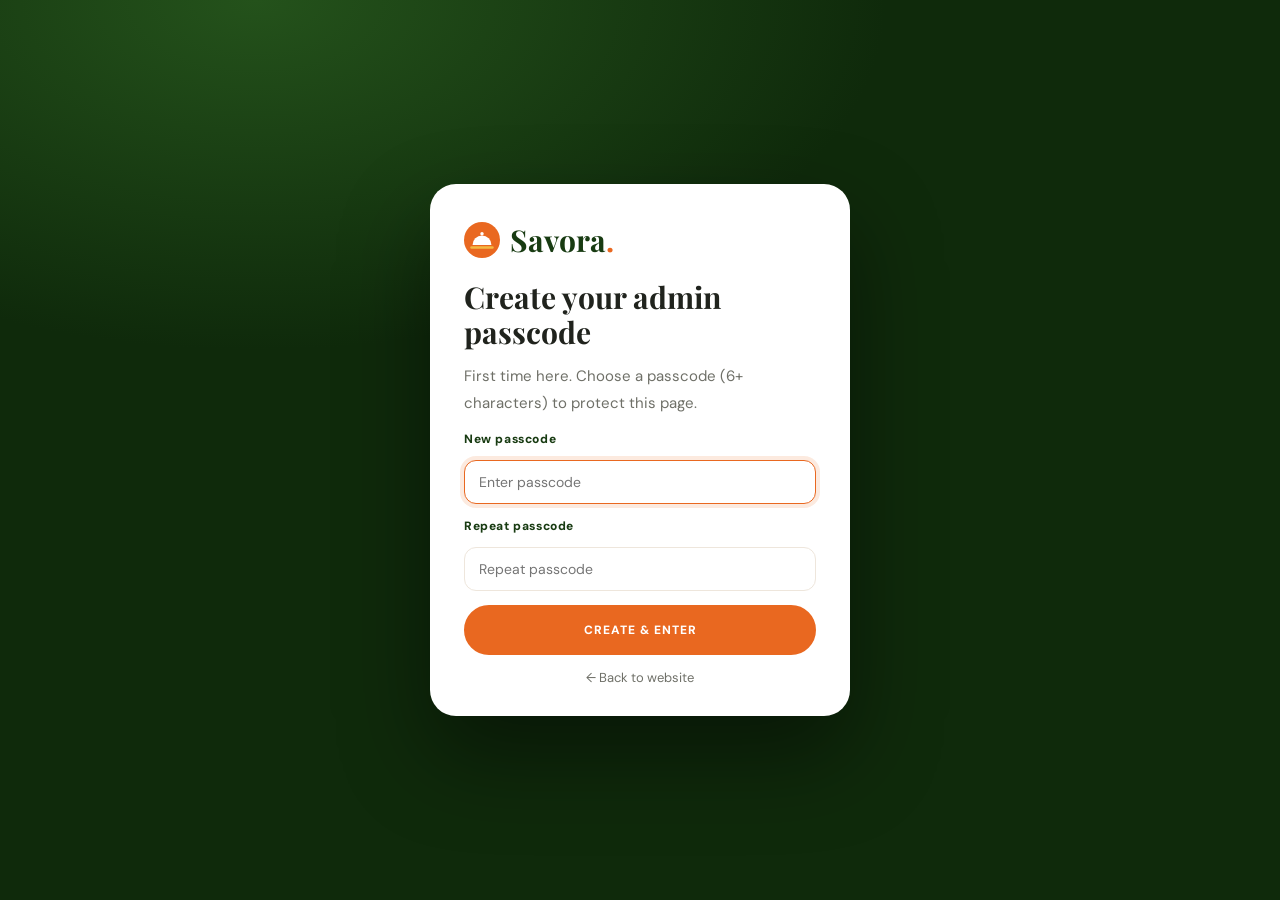
<file: admin.html>
<!doctype html>
<html lang="en">
<head>
  <meta charset="UTF-8" />
  <meta name="viewport" content="width=device-width, initial-scale=1.0" />
  <meta name="robots" content="noindex, nofollow" />
  <title>Admin – Savora Restaurant</title>
  <link rel="preconnect" href="https://fonts.googleapis.com" />
  <link href="https://fonts.googleapis.com/css2?family=DM+Sans:wght@400;500;600;700;800&family=Playfair+Display:wght@500;600;700&display=swap" rel="stylesheet" />
  <link rel="icon" type="image/svg+xml" href="logo.svg" />
  <link rel="stylesheet" href="style.css" />
  <link rel="stylesheet" href="admin.css" />
</head>
<body data-page="admin" class="ad-body">

  <!-- ===== SIGN IN / FIRST-TIME SETUP ===== -->
  <main class="ad-gate" id="gate" hidden>
    <form class="ad-gate-card" id="gate-form" autocomplete="off">
      <a class="logo" href="index.html" aria-label="Savora home"><svg class="logo-mark" viewBox="0 0 40 40" aria-hidden="true"><circle cx="20" cy="20" r="20" fill="#e96820"/><path d="M9.5 25.5a10.5 10.5 0 0 1 21 0z" fill="#fff"/><circle cx="20" cy="13" r="1.9" fill="#fff"/><rect x="7" y="27" width="26" height="2.6" rx="1.3" fill="#f4b942"/></svg><b class="logo-text">Savora<i>.</i></b></a>
      <h1 id="gate-title">Admin sign in</h1>
      <p id="gate-sub">Enter your admin passcode to manage the restaurant.</p>
      <div class="field"><label for="gate-pass" id="gate-label">Passcode</label>
        <input id="gate-pass" type="password" placeholder="Enter passcode" autocomplete="current-password" required /></div>
      <div class="field" id="gate-confirm-wrap" hidden><label for="gate-pass2">Repeat passcode</label>
        <input id="gate-pass2" type="password" placeholder="Repeat passcode" autocomplete="new-password" /></div>
      <div class="ad-error" id="gate-error" role="alert"></div>
      <button class="btn" type="submit" id="gate-btn">SIGN IN</button>
      <a class="ad-back" href="index.html">← Back to website</a>
    </form>
  </main>

  <!-- ===== DASHBOARD ===== -->
  <div class="ad-shell" id="app" hidden>
    <aside class="ad-side">
      <a class="logo" href="index.html" aria-label="Savora home"><svg class="logo-mark" viewBox="0 0 40 40" aria-hidden="true"><circle cx="20" cy="20" r="20" fill="#e96820"/><path d="M9.5 25.5a10.5 10.5 0 0 1 21 0z" fill="#fff"/><circle cx="20" cy="13" r="1.9" fill="#fff"/><rect x="7" y="27" width="26" height="2.6" rx="1.3" fill="#f4b942"/></svg><b class="logo-text">Savora<i>.</i></b></a>
      <small class="ad-tag">ADMIN</small>
      <nav class="ad-nav" id="nav" aria-label="Admin sections">
        <button data-tab="overview" class="active"><span>▦</span>Overview</button>
        <button data-tab="dishes"><span>🍽</span>Dishes</button>
        <button data-tab="orders"><span>🧾</span>Orders <b id="badge-orders" hidden>0</b></button>
        <button data-tab="transactions"><span>💳</span>Transactions <b id="badge-tx" hidden>0</b></button>
        <button data-tab="reservations"><span>📅</span>Reservations <b id="badge-res" hidden>0</b></button>
        <button data-tab="customers"><span>👥</span>Customers</button>
        <button data-tab="reviews"><span>★</span>Reviews</button>
        <button data-tab="settings"><span>⚙</span>Settings</button>
      </nav>
      <div class="ad-side-foot">
        <a href="index.html" target="_blank" rel="noopener">View website ↗</a>
        <button type="button" id="logout">Log out</button>
      </div>
    </aside>

    <main class="ad-main">
      <header class="ad-top">
        <div><h1 id="tab-title">Overview</h1><p id="tab-sub">How the restaurant is doing.</p></div>
        <div class="ad-top-actions" id="tab-actions"></div>
      </header>

      <!-- Overview -->
      <section class="ad-tab" id="tab-overview">
        <div class="kpis" id="kpis"></div>
        <div class="ad-cols">
          <div class="ad-card"><h3>Best-selling dishes</h3><div id="top-dishes"></div></div>
          <div class="ad-card"><h3>Upcoming reservations</h3><div id="up-res"></div></div>
        </div>
        <div class="ad-card"><h3>Recent orders</h3><div class="ad-scroll" id="recent-orders"></div></div>
      </section>

      <!-- Dishes -->
      <section class="ad-tab" id="tab-dishes" hidden>
        <div class="ad-card flush"><div class="ad-scroll" id="dish-table"></div></div>
      </section>

      <!-- Orders -->
      <section class="ad-tab" id="tab-orders" hidden>
        <div class="ad-toolbar">
          <select id="order-filter" aria-label="Filter orders"><option value="">All orders</option><option>New</option><option>Preparing</option><option>Delivered</option><option>Cancelled</option></select>
        </div>
        <div class="ad-card flush"><div class="ad-scroll" id="order-table"></div></div>
      </section>

      <!-- Transactions -->
      <section class="ad-tab" id="tab-transactions" hidden>
        <div class="tx-summary" id="tx-summary"></div>
        <div class="ad-toolbar tx-toolbar">
          <input id="tx-search" type="search" placeholder="Search transaction, customer or dish…" aria-label="Search transactions" />
          <select id="tx-filter" aria-label="Filter transactions"><option value="">All payment statuses</option><option>Pending</option><option>Paid</option><option>Refunded</option></select>
        </div>
        <div class="ad-card flush"><div class="ad-scroll" id="tx-table"></div></div>
        <p class="tx-note">Payment records are managed manually in this browser. Savora does not currently process or verify real payments through a payment gateway.</p>
      </section>

      <!-- Reservations -->
      <section class="ad-tab" id="tab-reservations" hidden>
        <div class="ad-toolbar">
          <select id="res-filter" aria-label="Filter reservations"><option value="">All reservations</option><option>Pending</option><option>Confirmed</option><option>Cancelled</option></select>
        </div>
        <div class="ad-card flush"><div class="ad-scroll" id="res-table"></div></div>
      </section>

      <!-- Customers -->
      <section class="ad-tab" id="tab-customers" hidden>
        <div class="ad-card"><h3>Registered account</h3><div id="cust-table"></div></div>
        <div class="ad-card flush"><h3 class="pad">Newsletter subscribers</h3><div class="ad-scroll" id="sub-table"></div></div>
      </section>

      <!-- Reviews -->
      <section class="ad-tab" id="tab-reviews" hidden>
        <div class="ad-card flush"><div class="ad-scroll" id="rev-table"></div></div>
      </section>

      <!-- Settings -->
      <section class="ad-tab" id="tab-settings" hidden>
        <div class="ad-cols">
          <form class="ad-card" id="pass-form" autocomplete="off">
            <h3>Change passcode</h3>
            <div class="field"><label for="pw-old">Current passcode</label><input id="pw-old" type="password" required autocomplete="current-password" /></div>
            <div class="field"><label for="pw-new">New passcode (6+ characters)</label><input id="pw-new" type="password" required minlength="6" autocomplete="new-password" /></div>
            <div class="ad-error" id="pw-error" role="alert"></div>
            <button class="btn btn-sm" type="submit">SAVE PASSCODE</button>
          </form>
          <div class="ad-card">
            <h3>Data</h3>
            <p class="muted">Everything here is stored in this browser. Download a backup any time.</p>
            <div class="ad-btn-col">
              <button class="btn btn-sm btn-outline" id="export">⬇ DOWNLOAD BACKUP (JSON)</button>
              <button class="btn btn-sm btn-outline" id="sample">＋ ADD SAMPLE ORDERS &amp; BOOKINGS</button>
              <button class="btn btn-sm btn-outline danger" id="clear-orders">CLEAR ALL ORDERS</button>
              <button class="btn btn-sm btn-outline danger" id="clear-res">CLEAR ALL RESERVATIONS</button>
              <button class="btn btn-sm btn-outline danger" id="reset-menu">RESET MENU TO ORIGINAL</button>
            </div>
          </div>
        </div>
        <div class="ad-note"><b>Good to know:</b> this admin works on the website’s browser storage, so it manages what was ordered or booked <em>in this browser</em>. To collect orders from real customers on their own phones, the site needs a server and database behind it.</div>
      </section>
    </main>
  </div>

  <!-- dish editor -->
  <div class="ad-modal" id="modal" hidden>
    <form class="ad-dialog" id="dish-form" novalidate>
      <div class="ad-dialog-head"><h2 id="dish-title">Add dish</h2><button type="button" class="close-btn" id="dish-close" aria-label="Close">✕</button></div>
      <div class="ad-dialog-body">
        <div class="ad-grid2">
          <div class="field"><label for="d-name">Dish name</label><input id="d-name" maxlength="60" required /></div>
          <div class="field"><label for="d-cat">Category</label><input id="d-cat" list="cat-list" maxlength="30" required /><datalist id="cat-list"></datalist></div>
          <div class="field"><label for="d-price">Price (₦)</label><input id="d-price" type="number" min="0" step="50" required /></div>
          <div class="field"><label for="d-time">Prep time</label><input id="d-time" placeholder="e.g. 20 min" maxlength="20" /></div>
          <div class="field"><label for="d-cal">Calories</label><input id="d-cal" placeholder="e.g. 650 kcal" maxlength="20" /></div>
          <div class="field"><label for="d-serves">Serves</label><input id="d-serves" placeholder="e.g. 1 person" maxlength="20" /></div>
        </div>
        <div class="field"><label for="d-desc">Short description</label><input id="d-desc" maxlength="120" required /></div>
        <div class="field"><label for="d-long">Full description</label><textarea id="d-long" rows="3" maxlength="400"></textarea></div>
        <div class="field"><label for="d-ing">Ingredients (separate with commas)</label><input id="d-ing" placeholder="Rice, Tomatoes, Onions" /></div>
        <div class="field"><label for="d-img">Photo</label>
          <div class="ad-img-row"><img id="d-prev" alt="" /><div><input id="d-img" placeholder="Paste an image link…" />
          <label class="btn btn-sm btn-outline ad-upload">⬆ Upload photo<input id="d-file" type="file" accept="image/*" hidden /></label></div></div></div>
        <div class="ad-error" id="dish-error" role="alert"></div>
      </div>
      <div class="ad-dialog-foot"><button type="button" class="btn btn-sm btn-outline" id="dish-cancel">CANCEL</button><button type="submit" class="btn btn-sm">SAVE DISH</button></div>
    </form>
  </div>

  <div class="toast" id="toast" role="status"></div>
  <script src="script.js"></script>
  <script src="admin.js"></script>
</body>
</html>
</file>
<file: style.css>
/* ==========================================================
   SAVORA RESTAURANT – shared stylesheet
   ========================================================== */
:root {
  --orange: #e96820;
  --orange-dark: #c9540f;
  --green: #183b12;
  --green-deep: #0f2a0b;
  --cream: #fffaf5;
  --sand: #f6ece0;
  --gold: #f4b942;
  --text: #20231d;
  --muted: #6f7068;
  --line: #eee6dc;
  --radius: 18px;
  --shadow: 0 18px 50px rgba(24, 59, 18, 0.12);
  --header-h: 78px;
}

*,
*::before,
*::after {
  margin: 0;
  padding: 0;
  box-sizing: border-box;
}

html {
  scroll-behavior: smooth;
}

body {
  font-family: "DM Sans", system-ui, sans-serif;
  color: var(--text);
  background: #fff;
  overflow-x: hidden;
  -webkit-font-smoothing: antialiased;
}

button,
input,
select,
textarea {
  font: inherit;
}
button {
  cursor: pointer;
}
img {
  width: 100%;
  display: block;
  object-fit: cover;
  background: var(--sand);
}
a {
  color: inherit;
}

h1,
h2,
h3 {
  font-family: "Playfair Display", serif;
  line-height: 1.15;
}
h1 {
  font-size: clamp(42px, 7vw, 84px);
}
h2 {
  font-size: clamp(30px, 4.4vw, 52px);
  margin-bottom: 16px;
}
h1 em,
h2 em {
  color: var(--orange);
  font-weight: 500;
}
p {
  color: var(--muted);
  line-height: 1.8;
  font-size: 15px;
}

.container {
  max-width: 1200px;
  margin: auto;
  padding: 100px 24px;
}
.section-dark {
  background: var(--green);
  color: #fff;
}
.section-dark p {
  color: #d9e3d3;
}
.section-sand {
  background: var(--cream);
}

.eyebrow {
  color: var(--orange);
  font-size: 12px;
  font-weight: 800;
  letter-spacing: 2.5px;
  text-transform: uppercase;
  margin-bottom: 16px;
  display: inline-flex;
  align-items: center;
  gap: 10px;
}
.eyebrow::before {
  content: "";
  width: 32px;
  height: 2px;
  background: currentColor;
}

.section-heading {
  text-align: center;
  max-width: 640px;
  margin: 0 auto 56px;
}
.section-heading .eyebrow::after {
  content: "";
  width: 32px;
  height: 2px;
  background: currentColor;
}

/* ---------- Buttons ---------- */
.btn {
  border: 2px solid var(--orange);
  padding: 15px 28px;
  background: var(--orange);
  color: #fff;
  border-radius: 50px;
  font-weight: 800;
  font-size: 12px;
  letter-spacing: 1px;
  text-decoration: none;
  display: inline-flex;
  align-items: center;
  justify-content: center;
  gap: 8px;
  transition: 0.25s;
}
.btn:hover {
  background: var(--green);
  border-color: var(--green);
  transform: translateY(-3px);
  box-shadow: 0 12px 24px rgba(0, 0, 0, 0.15);
}
.btn-outline {
  background: transparent;
  color: var(--orange);
}
.btn-outline:hover {
  color: #fff;
}
.btn-light {
  background: transparent;
  color: #fff;
  border-color: rgba(255, 255, 255, 0.7);
}
.btn-light:hover {
  background: #fff;
  color: var(--green);
  border-color: #fff;
}
.btn-sm {
  padding: 11px 20px;
}

/* ---------- Header ---------- */
.site-header {
  position: fixed;
  top: 0;
  left: 0;
  right: 0;
  z-index: 50;
  transition:
    background 0.3s,
    box-shadow 0.3s,
    color 0.3s;
  background: #fff;
  box-shadow: 0 1px 0 var(--line);
}
.site-header.over-hero {
  background: transparent;
  box-shadow: none;
}
.site-header.over-hero.scrolled {
  background: rgba(255, 255, 255, 0.96);
  backdrop-filter: blur(10px);
  box-shadow: 0 6px 30px rgba(0, 0, 0, 0.08);
}

.nav {
  max-width: 1200px;
  margin: auto;
  height: var(--header-h);
  padding: 0 24px;
  display: flex;
  align-items: center;
  justify-content: space-between;
  gap: 20px;
}
.logo {
  font-family: "Playfair Display", serif;
  font-size: 30px;
  font-weight: 700;
  color: var(--green);
  text-decoration: none;
  display: inline-flex;
  align-items: center;
  gap: 10px;
  line-height: 1;
}
.logo-mark {
  width: 36px;
  height: 36px;
  flex: none;
  transition: transform 0.4s cubic-bezier(0.3, 1.6, 0.5, 1);
}
.logo:hover .logo-mark {
  transform: rotate(-10deg) scale(1.08);
}
.logo-text {
  font-weight: 700;
}
.logo i {
  color: var(--orange);
  font-style: normal;
}
.site-header.over-hero:not(.scrolled) .logo {
  color: #fff;
}

.nav-links {
  display: flex;
  align-items: center;
  gap: 30px;
  list-style: none;
}
.nav-links a {
  text-decoration: none;
  font-size: 12px;
  font-weight: 800;
  letter-spacing: 0.8px;
  position: relative;
  padding: 6px 0;
  transition: color 0.2s;
}
.nav-links a:not(.btn)::after {
  content: "";
  position: absolute;
  left: 0;
  bottom: 0;
  height: 2px;
  width: 0;
  background: var(--orange);
  transition: width 0.25s;
}
.nav-links a:hover,
.nav-links a.active {
  color: var(--orange);
}
.nav-links a:hover::after,
.nav-links a.active::after {
  width: 100%;
}
.site-header.over-hero:not(.scrolled) .nav-links a:not(.btn) {
  color: #fff;
}
.site-header.over-hero:not(.scrolled) .nav-links a:not(.btn):hover {
  color: var(--gold);
}
.nav-links a.btn {
  color: #fff;
  padding: 11px 20px;
}

.nav-actions {
  display: flex;
  align-items: center;
  gap: 12px;
}
.cart-btn {
  position: relative;
}
.nav-user-avatar {
  width: 42px;
  height: 42px;
  flex: 0 0 42px;
  border-radius: 50%;
  display: grid;
  place-items: center;
  text-decoration: none;
  color: #fff;
  background: linear-gradient(145deg, var(--orange), #bd4e19);
  border: 2px solid rgba(255, 255, 255, 0.9);
  box-shadow: 0 4px 14px rgba(0, 0, 0, 0.18);
  font-size: 16px;
  font-weight: 900;
  letter-spacing: 0.3px;
  transition:
    transform 0.2s,
    box-shadow 0.2s;
}
.nav-user-avatar:hover {
  transform: translateY(-2px) scale(1.06);
  box-shadow: 0 7px 18px rgba(0, 0, 0, 0.22);
}
.site-header.over-hero:not(.scrolled) .nav-user-avatar {
  border-color: rgba(255, 255, 255, 0.8);
}
.bottom-account-avatar {
  width: 23px;
  height: 23px;
  border-radius: 50%;
  display: grid;
  place-items: center;
  background: var(--orange);
  color: #fff;
  font-size: 12px;
  font-weight: 900;
}
.nav-search {
  display: none;
}
.bottom-nav {
  display: none;
}
.nav-toggle {
  display: none;
  width: 44px;
  height: 44px;
  border-radius: 50%;
  border: 1px solid var(--line);
  background: #fff;
  color: var(--green);
  font-size: 20px;
  line-height: 1;
}

/* ---------- Hero ---------- */
.hero {
  position: relative;
  min-height: 100vh;
  min-height: 100svh;
  display: flex;
  align-items: center;
  color: #fff;
  overflow: hidden;
  background: var(--green-deep);
}
.hero-bg {
  position: absolute;
  inset: 0;
  width: 100%;
  height: 100%;
  object-fit: cover;
  opacity: 0.55;
  transform: scale(1.05);
  animation: slowzoom 18s ease-in-out infinite alternate;
}
.hero::after {
  content: "";
  position: absolute;
  inset: 0;
  background: linear-gradient(
    100deg,
    rgba(15, 42, 11, 0.94) 15%,
    rgba(15, 42, 11, 0.55) 60%,
    rgba(15, 42, 11, 0.25)
  );
}
@keyframes slowzoom {
  to {
    transform: scale(1.15);
  }
}

.hero-inner {
  position: relative;
  z-index: 2;
  max-width: 1200px;
  margin: auto;
  width: 100%;
  padding: calc(var(--header-h) + 50px) 24px 90px;
  display: grid;
  grid-template-columns: 1.1fr 0.9fr;
  gap: 50px;
  align-items: center;
}
.hero .eyebrow {
  color: var(--gold);
}
.hero h1 {
  margin-bottom: 24px;
}
.hero h1 em {
  color: var(--gold);
  display: inline-block;
}
.hero-copy > p {
  color: #e3eadd;
  font-size: 17px;
  max-width: 520px;
  margin-bottom: 34px;
}
.hero-buttons {
  display: flex;
  flex-wrap: wrap;
  gap: 14px;
}

.hero-features {
  display: flex;
  gap: 30px;
  margin-top: 50px;
  flex-wrap: wrap;
}
.hero-features div {
  display: flex;
  align-items: center;
  gap: 10px;
  font-size: 12px;
  font-weight: 700;
  line-height: 1.3;
}
.hero-features span {
  width: 44px;
  height: 44px;
  border-radius: 50%;
  background: rgba(255, 255, 255, 0.12);
  border: 1px solid rgba(255, 255, 255, 0.25);
  display: grid;
  place-items: center;
  font-size: 20px;
}

.hero-visual {
  position: relative;
  justify-self: center;
  width: min(100%, 500px);
}

/* coverflow: big card in the middle, two tilted cards tucked behind it */
.coverflow {
  --cw: 270px;
  --ch: 370px;
  --ry: 0deg;
  --rx: 0deg;
  position: relative;
  height: calc(var(--ch) + 40px);
  user-select: none;
  touch-action: pan-y;
}
.cf-glow {
  position: absolute;
  left: 50%;
  top: 50%;
  width: calc(var(--cw) * 1.5);
  height: calc(var(--ch) * 0.9);
  transform: translate(-50%, -50%);
  filter: blur(70px) saturate(1.6);
  pointer-events: none;
}
.cf-glow img {
  position: absolute;
  inset: 0;
  height: 100%;
  border-radius: 50%;
  opacity: 0;
  transition: opacity 1s ease;
}
.cf-glow img.on {
  opacity: 0.55;
}

.cf-card {
  position: absolute;
  left: 50%;
  top: 50%;
  width: var(--cw);
  height: var(--ch);
  margin: calc(var(--ch) / -2) 0 0 calc(var(--cw) / -2);
  transition:
    transform 1s cubic-bezier(0.22, 0.9, 0.28, 1),
    opacity 0.7s ease,
    filter 0.8s ease;
  will-change: transform;
}
.cf-inner {
  position: relative;
  width: 100%;
  height: 100%;
  border-radius: 30px;
  overflow: hidden;
  background: var(--sand);
  box-shadow:
    0 30px 60px rgba(0, 0, 0, 0.5),
    0 0 0 1px rgba(255, 255, 255, 0.18);
  transition:
    transform 0.25s ease-out,
    box-shadow 0.6s;
}
.cf-inner > img {
  height: 100%;
  transition: transform 1.4s cubic-bezier(0.22, 0.9, 0.28, 1);
  transform: scale(1.12);
}
.cf-card[data-pos="0"] .cf-inner > img {
  transform: scale(1);
}
.cf-card[data-pos="0"] .cf-inner {
  transform: rotateY(var(--ry)) rotateX(var(--rx));
  box-shadow:
    0 40px 80px rgba(0, 0, 0, 0.55),
    0 0 0 2px rgba(244, 185, 66, 0.85),
    0 0 50px rgba(244, 185, 66, 0.25);
}

.cf-card[data-pos="0"] {
  transform: perspective(1300px) translateZ(0);
  z-index: 3;
}
.cf-card[data-pos="-1"] {
  transform: perspective(1300px) translateX(calc(var(--cw) * -0.7))
    translateZ(-150px) rotateY(34deg) scale(0.84);
  z-index: 2;
  filter: brightness(0.55) saturate(0.85);
  cursor: pointer;
}
.cf-card[data-pos="1"] {
  transform: perspective(1300px) translateX(calc(var(--cw) * 0.7))
    translateZ(-150px) rotateY(-34deg) scale(0.84);
  z-index: 2;
  filter: brightness(0.55) saturate(0.85);
  cursor: pointer;
}
.cf-card[data-pos="-1"]:hover,
.cf-card[data-pos="1"]:hover {
  filter: brightness(0.8) saturate(1);
}
.cf-card[data-pos="hide"] {
  transform: perspective(1300px) translateZ(-300px) scale(0.7);
  opacity: 0;
  z-index: 1;
  pointer-events: none;
}
.cf-card[data-pos="hide"] button,
.cf-card[data-pos="hide"] a {
  visibility: hidden;
}

/* light sweep when a card arrives in the middle */
.cf-shine {
  position: absolute;
  inset: 0;
  pointer-events: none;
  background: linear-gradient(
    105deg,
    transparent 35%,
    rgba(255, 255, 255, 0.35) 50%,
    transparent 65%
  );
  transform: translateX(-120%);
}
.cf-card[data-pos="0"] .cf-shine {
  animation: cfshine 1.3s 0.35s ease-out;
}
@keyframes cfshine {
  to {
    transform: translateX(120%);
  }
}

/* glass caption on the middle card */
.cf-cap {
  position: absolute;
  left: 12px;
  right: 12px;
  bottom: 12px;
  padding: 14px 16px;
  border-radius: 20px;
  background: rgba(15, 42, 11, 0.55);
  backdrop-filter: blur(14px);
  -webkit-backdrop-filter: blur(14px);
  border: 1px solid rgba(255, 255, 255, 0.22);
  color: #fff;
  opacity: 0;
  transform: translateY(18px);
  transition:
    opacity 0.5s,
    transform 0.6s cubic-bezier(0.22, 0.9, 0.28, 1);
}
.cf-card[data-pos="0"] .cf-cap {
  opacity: 1;
  transform: none;
  transition-delay: 0.35s;
}
.cf-meta small {
  display: block;
  color: var(--gold);
  font-size: 10px;
  font-weight: 800;
  letter-spacing: 1.6px;
  text-transform: uppercase;
  margin-bottom: 4px;
}
.cf-meta strong {
  display: block;
  font-family: "Playfair Display", serif;
  font-size: 20px;
  line-height: 1.15;
}
.cf-buy {
  display: flex;
  align-items: center;
  justify-content: space-between;
  gap: 10px;
  margin-top: 12px;
}
.cf-buy span {
  color: var(--gold);
  font-weight: 800;
  font-size: 17px;
}
.cf-buy .add-btn {
  background: var(--orange);
  padding: 9px 16px;
}
.cf-buy .add-btn:hover {
  background: #fff;
  color: var(--green);
}
.cf-card :focus-visible {
  outline: 3px solid var(--gold);
  outline-offset: 3px;
}

/* dots: the active one stretches and fills as the timer runs */
.cf-dots {
  display: flex;
  justify-content: center;
  align-items: center;
  gap: 8px;
  margin-top: 6px;
}
.cf-dots button {
  position: relative;
  width: 9px;
  height: 9px;
  padding: 0;
  border-radius: 9px;
  border: 0;
  background: rgba(255, 255, 255, 0.3);
  overflow: hidden;
  transition:
    width 0.5s cubic-bezier(0.22, 0.9, 0.28, 1),
    background 0.3s;
}
.cf-dots button i {
  position: absolute;
  inset: 0;
  background: var(--gold);
  transform: scaleX(0);
  transform-origin: left;
}
.cf-dots button.active {
  width: 38px;
}
.cf-dots button.active i {
  transform: scaleX(1);
}
.cf-dots button.active.run i {
  animation: cffill var(--delay, 3600ms) linear both;
}
@keyframes cffill {
  from {
    transform: scaleX(0);
  }
}

.float-card {
  position: absolute;
  background: #fff;
  color: var(--text);
  border-radius: 16px;
  padding: 14px 18px;
  box-shadow: 0 18px 40px rgba(0, 0, 0, 0.25);
  display: flex;
  align-items: center;
  gap: 12px;
  animation: float 5s ease-in-out infinite;
}
.float-card strong {
  display: block;
  font-family: "Playfair Display", serif;
  font-size: 20px;
  line-height: 1;
}
.float-card small {
  font-size: 11px;
  color: var(--muted);
}
.float-card .ico {
  width: 40px;
  height: 40px;
  border-radius: 12px;
  background: var(--cream);
  display: grid;
  place-items: center;
  font-size: 20px;
}
.fc-1 {
  z-index: 5;
  left: -20px;
  top: -26px;
  animation-delay: -1s;
}
.fc-2 {
  z-index: 5;
  right: -20px;
  top: -26px;
  animation-delay: -2.5s;
}

.scroll-hint {
  position: absolute;
  z-index: 3;
  bottom: 26px;
  left: 50%;
  transform: translateX(-50%);
  width: 26px;
  height: 42px;
  border: 2px solid rgba(255, 255, 255, 0.6);
  border-radius: 20px;
}
.scroll-hint::after {
  content: "";
  position: absolute;
  top: 7px;
  left: 50%;
  width: 4px;
  height: 8px;
  margin-left: -2px;
  background: #fff;
  border-radius: 4px;
  animation: scrolldot 1.6s infinite;
}
@keyframes scrolldot {
  0% {
    opacity: 1;
    transform: translateY(0);
  }
  100% {
    opacity: 0;
    transform: translateY(14px);
  }
}

/* ---------- Marquee ---------- */
.marquee {
  background: var(--orange);
  color: #fff;
  overflow: hidden;
  white-space: nowrap;
  padding: 18px 0;
}
.marquee-track {
  display: inline-flex;
  gap: 50px;
  animation: marquee 28s linear infinite;
  font-family: "Playfair Display", serif;
  font-size: 22px;
}
.marquee-track span::after {
  content: "✦";
  margin-left: 50px;
  color: var(--green);
}
@keyframes marquee {
  to {
    transform: translateX(-50%);
  }
}

/* ---------- About / story ---------- */
.story {
  display: grid;
  grid-template-columns: 1fr 1fr;
  gap: 80px;
  align-items: center;
}
.story-images {
  position: relative;
  padding-bottom: 60px;
}
.story-images .big {
  height: 520px;
  border-radius: 220px 220px 20px 20px;
}
.story-images .small {
  position: absolute;
  right: -30px;
  bottom: 0;
  width: 55%;
  height: 250px;
  border-radius: var(--radius);
  border: 8px solid #fff;
  box-shadow: var(--shadow);
}
.exp-badge {
  position: absolute;
  top: 40px;
  left: -20px;
  background: var(--orange);
  color: #fff;
  width: 120px;
  height: 120px;
  border-radius: 50%;
  display: grid;
  place-content: center;
  text-align: center;
  box-shadow: var(--shadow);
}
.exp-badge strong {
  font-family: "Playfair Display", serif;
  font-size: 38px;
  line-height: 1;
}
.exp-badge small {
  font-size: 11px;
  letter-spacing: 1px;
}
.story-text > p {
  margin-bottom: 18px;
}
.checks {
  list-style: none;
  margin: 22px 0 30px;
  display: grid;
  gap: 12px;
}
.checks li {
  display: flex;
  gap: 12px;
  align-items: center;
  font-weight: 700;
  font-size: 14px;
}
.checks li::before {
  content: "✓";
  width: 26px;
  height: 26px;
  border-radius: 50%;
  background: var(--green);
  color: #fff;
  display: grid;
  place-items: center;
  font-size: 13px;
  flex-shrink: 0;
}

/* ---------- Stats ---------- */
.stats {
  background: var(--green);
  color: #fff;
}
.stats-grid {
  max-width: 1200px;
  margin: auto;
  padding: 60px 24px;
  display: grid;
  grid-template-columns: repeat(4, 1fr);
  gap: 30px;
  text-align: center;
}
.stats-grid strong {
  display: block;
  font-family: "Playfair Display", serif;
  font-size: clamp(38px, 5vw, 58px);
  color: var(--gold);
}
.stats-grid span {
  font-size: 13px;
  letter-spacing: 1px;
  color: #d9e3d3;
}

/* ---------- Why us ---------- */
.why-grid {
  display: grid;
  grid-template-columns: repeat(4, 1fr);
  gap: 24px;
}
.why-card {
  background: #fff;
  border: 1px solid var(--line);
  border-radius: var(--radius);
  padding: 36px 28px;
  text-align: center;
  transition: 0.3s;
}
.why-card:hover {
  transform: translateY(-8px);
  box-shadow: var(--shadow);
  border-color: transparent;
}
.why-card .ico {
  width: 74px;
  height: 74px;
  border-radius: 50%;
  background: var(--sand);
  display: grid;
  place-items: center;
  font-size: 32px;
  margin: 0 auto 20px;
  transition: 0.3s;
}
.why-card:hover .ico {
  background: var(--orange);
  transform: rotate(-8deg) scale(1.08);
}
.why-card h3 {
  font-size: 20px;
  margin-bottom: 10px;
}
.why-card p {
  font-size: 14px;
}

/* ---------- Menu ---------- */
.menu-tabs {
  display: flex;
  justify-content: center;
  flex-wrap: wrap;
  gap: 10px;
  margin-bottom: 44px;
}
.tab {
  border: 1px solid var(--line);
  background: #fff;
  padding: 11px 22px;
  border-radius: 50px;
  font-weight: 700;
  font-size: 13px;
  transition: 0.2s;
}
.tab:hover {
  border-color: var(--orange);
  color: var(--orange);
}
.tab.active {
  background: var(--green);
  border-color: var(--green);
  color: #fff;
}

.menu-grid {
  display: grid;
  grid-template-columns: repeat(4, 1fr);
  gap: 24px;
}
a.food-card {
  text-decoration: none;
  color: inherit;
}
.food-card {
  background: #fff;
  border: 1px solid var(--line);
  border-radius: var(--radius);
  overflow: hidden;
  transition: 0.3s;
  display: flex;
  flex-direction: column;
  animation: pop 0.45s both;
}
@keyframes pop {
  from {
    opacity: 0;
    transform: translateY(20px) scale(0.97);
  }
}
.food-card:hover {
  transform: translateY(-8px);
  box-shadow: var(--shadow);
}
.food-img {
  position: relative;
  overflow: hidden;
}
.food-img img {
  height: 200px;
  transition: transform 0.6s;
}
.food-card:hover .food-img img {
  transform: scale(1.1);
}
.tag {
  position: absolute;
  top: 12px;
  left: 12px;
  background: rgba(255, 255, 255, 0.95);
  color: var(--green);
  font-size: 10px;
  font-weight: 800;
  letter-spacing: 0.8px;
  padding: 6px 12px;
  border-radius: 50px;
}
.food-info {
  padding: 20px;
  display: flex;
  flex-direction: column;
  flex: 1;
}
.stars {
  color: var(--gold);
  font-size: 13px;
  letter-spacing: 2px;
  margin-bottom: 6px;
}
.food-info h3 {
  font-size: 19px;
  margin-bottom: 8px;
}
.food-info p {
  font-size: 13px;
  line-height: 1.6;
  flex: 1;
}
.food-bottom {
  display: flex;
  justify-content: space-between;
  align-items: center;
  margin-top: 18px;
  gap: 8px;
}
.price {
  color: var(--orange);
  font-weight: 800;
  font-size: 18px;
}
.add-btn {
  border: 0;
  background: var(--green);
  color: #fff;
  padding: 10px 16px;
  border-radius: 50px;
  font-size: 12px;
  font-weight: 800;
  transition: 0.2s;
}
.add-btn:hover {
  background: var(--orange);
  transform: scale(1.06);
}
a.add-btn {
  text-decoration: none;
  display: inline-block;
}
.rate {
  display: flex;
  align-items: center;
  gap: 6px;
  margin-bottom: 6px;
  font-size: 13px;
}
.rate .stars {
  margin: 0;
  font-size: 15px;
  letter-spacing: 0;
}
.rate small {
  color: var(--muted);
}
.view-btn {
  background: var(--green);
  color: #fff;
  padding: 10px 16px;
  border-radius: 50px;
  font-size: 12px;
  font-weight: 800;
  transition: 0.2s;
}
.food-card:hover .view-btn {
  background: var(--orange);
}
.food-card:focus-visible {
  outline: 3px solid var(--gold);
  outline-offset: 3px;
}

/* ---------- Signature banner ---------- */
.signature {
  position: relative;
  color: #fff;
  background: var(--green-deep);
  overflow: hidden;
}
.signature > img {
  position: absolute;
  inset: 0;
  height: 100%;
  opacity: 0.4;
}
.signature::after {
  content: "";
  position: absolute;
  inset: 0;
  background: linear-gradient(
    90deg,
    rgba(15, 42, 11, 0.92),
    rgba(15, 42, 11, 0.3)
  );
}
.signature-inner {
  position: relative;
  z-index: 2;
  max-width: 1200px;
  margin: auto;
  padding: 130px 24px;
}
.signature-inner .eyebrow {
  color: var(--gold);
}
.signature-inner h2 {
  max-width: 560px;
  font-size: clamp(34px, 5vw, 64px);
}
.signature-inner p {
  color: #e3eadd;
  max-width: 480px;
  margin-bottom: 30px;
}
.signature-inner h2 em {
  color: var(--gold);
}

/* ---------- Steps ---------- */
.steps {
  display: grid;
  grid-template-columns: repeat(3, 1fr);
  gap: 40px;
  position: relative;
}
.step {
  text-align: center;
  padding: 0 10px;
}
.step .num {
  width: 84px;
  height: 84px;
  border-radius: 50%;
  background: var(--orange);
  color: #fff;
  font-family: "Playfair Display", serif;
  font-size: 34px;
  display: grid;
  place-items: center;
  margin: 0 auto 22px;
  box-shadow: 0 0 0 10px rgba(233, 104, 32, 0.15);
}
.step h3 {
  font-size: 22px;
  margin-bottom: 10px;
}
.steps::before {
  content: "";
  position: absolute;
  top: 42px;
  left: 17%;
  right: 17%;
  border-top: 2px dashed #e2c8b0;
  z-index: 0;
}
.step {
  position: relative;
  z-index: 1;
}

/* ---------- Testimonials ---------- */
.reviews {
  display: grid;
  grid-template-columns: repeat(3, 1fr);
  gap: 24px;
}
.review {
  background: #fff;
  border-radius: var(--radius);
  padding: 36px 30px;
  box-shadow: 0 10px 40px rgba(0, 0, 0, 0.05);
  position: relative;
}
.review::before {
  content: "“";
  position: absolute;
  top: 6px;
  right: 26px;
  font-family: "Playfair Display", serif;
  font-size: 100px;
  color: var(--sand);
  line-height: 1;
}
.review p {
  font-style: italic;
  margin: 14px 0 24px;
  position: relative;
}
.reviewer {
  display: flex;
  align-items: center;
  gap: 14px;
}
.avatar {
  width: 50px;
  height: 50px;
  border-radius: 50%;
  background: var(--green);
  color: #fff;
  font-weight: 800;
  display: grid;
  place-items: center;
  font-size: 18px;
  flex-shrink: 0;
}
.reviewer strong {
  display: block;
  font-size: 15px;
}
.reviewer small {
  color: var(--muted);
  font-size: 12px;
}

/* ---------- Gallery ---------- */
.gallery {
  display: grid;
  grid-template-columns: repeat(4, 1fr);
  grid-auto-rows: 230px;
  gap: 16px;
}
.gallery figure {
  position: relative;
  overflow: hidden;
  border-radius: var(--radius);
}
.gallery figure img {
  height: 100%;
  transition: transform 0.7s;
}
.gallery figure:hover img {
  transform: scale(1.12);
}
.gallery figure::after {
  content: "";
  position: absolute;
  inset: 0;
  background: linear-gradient(transparent 50%, rgba(15, 42, 11, 0.6));
  opacity: 0;
  transition: 0.3s;
}
.gallery figure:hover::after {
  opacity: 1;
}
.gallery .tall {
  grid-row: span 2;
}
.gallery .wide {
  grid-column: span 2;
}

/* ---------- Reservation / contact ---------- */
.reserve {
  display: grid;
  grid-template-columns: 1fr 1fr;
  gap: 60px;
  align-items: center;
}
.reserve h2 {
  color: #fff;
}
.contact-list {
  list-style: none;
  margin-top: 26px;
  display: grid;
  gap: 14px;
}
.contact-list li {
  display: flex;
  gap: 14px;
  align-items: center;
  color: #e3eadd;
  font-size: 14px;
}
.contact-list span {
  width: 42px;
  height: 42px;
  border-radius: 50%;
  background: rgba(255, 255, 255, 0.12);
  display: grid;
  place-items: center;
}
.reserve-form {
  background: #fff;
  color: var(--text);
  border-radius: 22px;
  padding: 36px;
  display: grid;
  grid-template-columns: 1fr 1fr;
  gap: 16px;
}
.reserve-form h3 {
  grid-column: 1 / -1;
  font-size: 26px;
}
.reserve-form .full {
  grid-column: 1 / -1;
}
.reserve-form .btn {
  grid-column: 1 / -1;
}

.field label {
  display: block;
  font-size: 12px;
  font-weight: 800;
  margin-bottom: 7px;
}
.field input,
.field select {
  width: 100%;
  border: 1px solid #e4e0da;
  padding: 14px 16px;
  border-radius: 12px;
  outline: none;
  background: #fff;
  transition: 0.2s;
}
.field input:focus,
.field select:focus {
  border-color: var(--orange);
  box-shadow: 0 0 0 4px rgba(233, 104, 32, 0.12);
}

/* ---------- Auth pages ---------- */
.auth {
  min-height: 100vh;
  min-height: 100svh;
  display: grid;
  grid-template-columns: 1fr 1fr;
  padding-top: var(--header-h);
}
.auth-visual {
  position: relative;
  color: #fff;
  display: flex;
  align-items: flex-end;
  overflow: hidden;
  background: var(--green-deep);
}
.auth-visual img {
  position: absolute;
  inset: 0;
  height: 100%;
  opacity: 0.6;
}
.auth-visual::after {
  content: "";
  position: absolute;
  inset: 0;
  background: linear-gradient(transparent 20%, rgba(15, 42, 11, 0.92));
}
.auth-visual-text {
  position: relative;
  z-index: 2;
  padding: 50px;
  max-width: 520px;
}
.auth-visual-text h2 {
  color: #fff;
  font-size: clamp(30px, 3.4vw, 44px);
}
.auth-visual-text h2 em {
  color: var(--gold);
}
.auth-visual-text p {
  color: #e3eadd;
}
.auth-form-wrap {
  display: grid;
  place-items: center;
  padding: 50px 24px;
  background: var(--cream);
}
.form-card {
  width: 100%;
  max-width: 440px;
}
.form-card h1 {
  font-size: clamp(34px, 4vw, 44px);
  margin-bottom: 10px;
}
.form-card > p {
  margin-bottom: 26px;
}
.form-card .field {
  margin-bottom: 18px;
}
.pw-wrap {
  position: relative;
}
.pw-wrap input {
  padding-right: 70px;
}
.pw-toggle {
  position: absolute;
  right: 8px;
  top: 50%;
  transform: translateY(-50%);
  border: 0;
  background: none;
  color: var(--orange);
  font-weight: 800;
  font-size: 11px;
  padding: 8px;
}
.form-card .btn {
  width: 100%;
  margin-top: 8px;
  padding: 17px;
}
.form-link {
  margin-top: 22px;
  text-align: center;
  font-size: 14px;
  color: var(--muted);
}
.form-link a {
  color: var(--orange);
  font-weight: 800;
  text-decoration: none;
}
.form-link a:hover {
  text-decoration: underline;
}
.back-home {
  display: inline-block;
  margin-bottom: 26px;
  font-size: 13px;
  font-weight: 700;
  text-decoration: none;
  color: var(--muted);
}
.back-home:hover {
  color: var(--orange);
}

/* ---------- Login (compact split card, no navbar) ---------- */
.login-body {
  min-height: 100vh;
  min-height: 100svh;
  display: grid;
  place-items: center;
  padding: 24px;
  background:
    radial-gradient(
      circle at 15% 10%,
      rgba(233, 104, 32, 0.35),
      transparent 45%
    ),
    radial-gradient(
      circle at 90% 95%,
      rgba(244, 185, 66, 0.2),
      transparent 40%
    ),
    var(--green-deep);
}
.login-card {
  width: 100%;
  max-width: 900px;
  min-height: 600px;
  display: grid;
  grid-template-columns: 1fr 1fr;
  background: #fff;
  border-radius: 28px;
  overflow: hidden;
  box-shadow: 0 40px 90px rgba(0, 0, 0, 0.45);
}
.login-visual {
  position: relative;
  color: #fff;
  background: var(--green-deep);
  overflow: hidden;
  display: flex;
}
.login-visual img {
  position: absolute;
  inset: 0;
  height: 100%;
}
.login-visual::after {
  content: "";
  position: absolute;
  inset: 0;
  background: linear-gradient(
    rgba(15, 42, 11, 0.55),
    rgba(15, 42, 11, 0.1) 40%,
    rgba(15, 42, 11, 0.9)
  );
}
.login-visual-text {
  position: relative;
  z-index: 2;
  padding: 32px;
  display: flex;
  flex-direction: column;
  justify-content: space-between;
  width: 100%;
}
.login-visual-text .logo {
  color: #fff;
  font-size: 26px;
  align-self: flex-start;
}
.login-visual-text .logo-mark {
  width: 32px;
  height: 32px;
}
.login-visual-text h2 {
  color: #fff;
  font-size: clamp(26px, 3vw, 34px);
  margin-bottom: 8px;
}
.login-visual-text h2 em {
  color: var(--gold);
}
.login-visual-text p {
  color: #e3eadd;
  font-size: 14px;
  line-height: 1.6;
}
.login-form {
  padding: 34px 40px 40px;
  display: flex;
  flex-direction: column;
  background: var(--cream);
  min-width: 0;
}
.login-form .back-btn {
  margin-bottom: 18px;
  align-self: flex-start;
  padding: 10px 18px;
}
.login-form .back-btn:hover {
  background: var(--green);
  border-color: var(--green);
  color: #fff;
}
.swap-text {
  transition:
    opacity 0.22s ease,
    transform 0.22s ease;
}
.swap-text.out {
  opacity: 0;
  transform: translateY(8px);
}

/* Log in | Register switch */
.auth-tabs {
  position: relative;
  display: grid;
  grid-template-columns: 1fr 1fr;
  padding: 4px;
  border-radius: 50px;
  background: var(--sand);
  margin-bottom: 26px;
}
.auth-tabs button {
  position: relative;
  z-index: 1;
  border: 0;
  background: none;
  padding: 12px 10px;
  border-radius: 50px;
  font-weight: 800;
  font-size: 13px;
  letter-spacing: 0.6px;
  color: var(--muted);
  transition: color 0.35s;
}
.auth-tabs button[aria-selected="true"] {
  color: #fff;
}
.auth-tabs button:focus-visible {
  outline: 3px solid var(--gold);
  outline-offset: 1px;
}
.auth-pill {
  position: absolute;
  top: 4px;
  bottom: 4px;
  left: 4px;
  width: calc(50% - 4px);
  border-radius: 50px;
  background: var(--orange);
  box-shadow: 0 8px 18px rgba(233, 104, 32, 0.35);
  transition: transform 0.55s cubic-bezier(0.7, 0, 0.2, 1);
}
.auth-pill.is-register {
  transform: translateX(100%);
}

/* the two forms sit side by side and slide */
.auth-slider {
  overflow: hidden;
  margin: -6px;
  padding: 6px;
  flex: 1;
  display: flex;
}
.auth-track {
  display: flex;
  flex: none;
  width: 200%;
  transition: transform 0.6s cubic-bezier(0.7, 0, 0.2, 1);
}
.auth-track.is-register {
  transform: translateX(-50%);
}
.auth-panel {
  width: 50%;
  flex: none;
  padding: 0 6px;
  display: flex;
  flex-direction: column;
  justify-content: center;
  transition: opacity 0.45s ease;
}
.auth-panel[aria-hidden="true"] {
  opacity: 0;
}
.auth-panel h1 {
  font-size: 32px;
  margin-bottom: 8px;
}
.auth-panel > p {
  margin-bottom: 22px;
  font-size: 14px;
}
.auth-panel .field {
  margin-bottom: 16px;
}
.auth-panel .btn {
  width: 100%;
  margin-top: 6px;
  padding: 16px;
}

/* ---------- Menu page (sidebar layout) ---------- */
.menu-page {
  max-width: 1280px;
  margin: auto;
  padding: calc(var(--header-h) + 36px) 24px 90px;
  display: grid;
  grid-template-columns: 270px minmax(0, 1fr);
  gap: 36px;
  align-items: start;
}
.menu-side {
  position: sticky;
  top: calc(var(--header-h) + 20px);
  background: #fff;
  border: 1px solid var(--line);
  border-radius: 22px;
  padding: 22px;
  box-shadow: var(--shadow);
}
.menu-search {
  position: relative;
  margin-bottom: 26px;
}
.menu-search input {
  width: 100%;
  border: 1px solid #e4e0da;
  background: var(--cream);
  padding: 14px 52px 14px 18px;
  border-radius: 50px;
  outline: none;
  transition: 0.2s;
}
.menu-search input:focus {
  border-color: var(--orange);
  box-shadow: 0 0 0 4px rgba(233, 104, 32, 0.12);
  background: #fff;
}
.menu-search button {
  position: absolute;
  right: 5px;
  top: 5px;
  width: 40px;
  height: 40px;
  border: 0;
  border-radius: 50%;
  background: var(--orange);
  color: #fff;
  display: grid;
  place-items: center;
  transition: 0.2s;
}
.menu-search button:hover {
  background: var(--green);
}
.side-title {
  font-size: 20px;
  margin-bottom: 12px;
}
.cat-list {
  list-style: none;
  display: grid;
  gap: 6px;
}
.cat-btn {
  width: 100%;
  display: flex;
  justify-content: space-between;
  align-items: center;
  gap: 10px;
  border: 0;
  background: transparent;
  padding: 12px 16px;
  border-radius: 14px;
  font-weight: 700;
  font-size: 14px;
  text-align: left;
  color: var(--text);
  transition: 0.2s;
}
.cat-btn b {
  min-width: 28px;
  text-align: center;
  font-size: 12px;
  padding: 3px 8px;
  border-radius: 20px;
  background: var(--sand);
  color: var(--muted);
  transition: 0.2s;
}
.cat-btn:hover {
  background: var(--cream);
  color: var(--orange);
}
.cat-btn.active {
  background: var(--green);
  color: #fff;
}
.cat-btn.active b {
  background: rgba(255, 255, 255, 0.2);
  color: #fff;
}
.cat-btn:focus-visible,
.menu-search button:focus-visible {
  outline: 3px solid var(--gold);
  outline-offset: 2px;
}
.menu-top {
  display: flex;
  align-items: baseline;
  justify-content: space-between;
  gap: 16px;
  flex-wrap: wrap;
  margin-bottom: 26px;
}
.menu-top h1 {
  font-size: clamp(34px, 4.5vw, 50px);
}
.menu-top h1 em {
  color: var(--orange);
  font-weight: 500;
}
.menu-main .menu-grid {
  grid-template-columns: repeat(3, 1fr);
}
.menu-empty {
  grid-column: 1 / -1;
  text-align: center;
  padding: 70px 20px;
  background: var(--cream);
  border-radius: var(--radius);
}
.menu-empty h3 {
  font-size: 24px;
  margin-bottom: 8px;
}
.menu-empty .btn {
  margin-top: 18px;
}
.menu-more {
  text-align: center;
  margin-top: 44px;
}

/* ---------- Food detail page ---------- */
.fd {
  max-width: 1200px;
  margin: auto;
  padding: calc(var(--header-h) + 30px) 24px 90px;
}
.fd-back {
  display: inline-block;
  margin-bottom: 22px;
  font-size: 14px;
  font-weight: 700;
  text-decoration: none;
  color: var(--muted);
}
.fd-back:hover {
  color: var(--orange);
}
.fd-grid {
  display: grid;
  grid-template-columns: minmax(0, 1fr) minmax(0, 1fr);
  gap: 56px;
  align-items: start;
}
.fd-media {
  position: relative;
  border-radius: 28px;
  overflow: hidden;
  box-shadow: var(--shadow);
  aspect-ratio: 1;
  position: sticky;
  top: calc(var(--header-h) + 20px);
}
.fd-media img {
  height: 100%;
}
.fd-media .tag {
  top: 18px;
  left: 18px;
  font-size: 11px;
  padding: 8px 14px;
}
.fd-rate {
  display: flex;
  align-items: center;
  gap: 10px;
  margin-bottom: 10px;
  font-size: 14px;
}
.fd-rate .stars {
  margin: 0;
  font-size: 17px;
}
.fd-rate a {
  color: var(--muted);
}
.fd-rate a:hover {
  color: var(--orange);
}
.fd-body h1 {
  font-size: clamp(32px, 4.6vw, 50px);
  margin-bottom: 14px;
}
.fd-desc {
  font-size: 16px;
  margin-bottom: 24px;
}
.fd-meta {
  list-style: none;
  display: grid;
  grid-template-columns: repeat(3, 1fr);
  gap: 12px;
  margin-bottom: 24px;
}
.fd-meta li {
  background: var(--cream);
  border: 1px solid var(--line);
  border-radius: 16px;
  padding: 14px 12px;
  text-align: center;
}
.fd-meta b {
  display: block;
  font-size: 15px;
}
.fd-meta small {
  color: var(--muted);
  font-size: 12px;
}
.fd-buybox {
  background: var(--cream);
  border: 1px solid var(--line);
  border-radius: 24px;
  padding: 24px;
  display: grid;
  gap: 20px;
  box-shadow: var(--shadow);
}
.fd-price {
  display: flex;
  align-items: baseline;
  gap: 8px;
}
.fd-price strong {
  font-family: "Playfair Display", serif;
  font-size: 36px;
  color: var(--orange);
}
.fd-price small {
  color: var(--muted);
}
.fd-plates {
  display: flex;
  align-items: center;
  justify-content: space-between;
  gap: 14px;
  flex-wrap: wrap;
}
.fd-label {
  font-weight: 800;
  font-size: 14px;
}
.qty-lg {
  display: inline-flex;
  align-items: center;
  gap: 4px;
  background: #fff;
  border: 1px solid var(--line);
  border-radius: 50px;
  padding: 4px;
}
.qty-lg button {
  width: 40px;
  height: 40px;
  border-radius: 50%;
  border: 0;
  background: var(--sand);
  font-size: 20px;
  font-weight: 800;
  line-height: 1;
  transition: 0.2s;
}
.qty-lg button:hover:not(:disabled) {
  background: var(--orange);
  color: #fff;
}
.qty-lg button:disabled {
  opacity: 0.4;
  cursor: not-allowed;
}
.qty-lg b {
  min-width: 38px;
  text-align: center;
  font-size: 18px;
}
.fd-total {
  font-size: 14px;
  color: var(--muted);
}
.fd-total strong {
  display: block;
  font-family: "Playfair Display", serif;
  font-size: 22px;
  color: var(--text);
  text-align: right;
}
.fd-actions {
  display: grid;
  grid-template-columns: 1fr 1fr;
  gap: 12px;
}
.fd-actions .btn {
  padding: 17px 12px;
}
.fd-actions .btn-outline:hover {
  background: var(--orange);
  color: #fff;
}
.fd-sub {
  font-size: 22px;
  margin: 30px 0 14px;
}
.fd-ing {
  list-style: none;
  display: flex;
  flex-wrap: wrap;
  gap: 10px;
}
.fd-ing li {
  background: var(--sand);
  border-radius: 50px;
  padding: 8px 16px;
  font-size: 13px;
  font-weight: 700;
}

/* reviews */
.rv {
  margin-top: 80px;
  padding-top: 60px;
  border-top: 1px solid var(--line);
  scroll-margin-top: 90px;
}
.rv > h2 {
  font-size: clamp(28px, 3.4vw, 38px);
}
.rv-grid {
  display: grid;
  grid-template-columns: 300px minmax(0, 1fr);
  gap: 40px;
  align-items: start;
  margin-top: 24px;
}
.rv-summary {
  background: var(--cream);
  border: 1px solid var(--line);
  border-radius: 22px;
  padding: 28px;
  text-align: center;
  position: sticky;
  top: calc(var(--header-h) + 20px);
}
.rv-summary .big {
  font-family: "Playfair Display", serif;
  font-size: 60px;
  line-height: 1;
  color: var(--orange);
}
.rv-summary .stars {
  font-size: 20px;
  margin: 8px 0 2px;
}
.rv-summary > small {
  color: var(--muted);
  display: block;
  margin-bottom: 18px;
}
.bar {
  display: grid;
  grid-template-columns: 28px 1fr 22px;
  align-items: center;
  gap: 8px;
  font-size: 12px;
  margin: 7px 0;
}
.bar i {
  height: 8px;
  background: var(--sand);
  border-radius: 8px;
  overflow: hidden;
}
.bar u {
  display: block;
  height: 100%;
  background: var(--gold);
  border-radius: 8px;
  transition: width 0.6s;
}
.bar em {
  font-style: normal;
  color: var(--muted);
  text-align: right;
}
.rv-form {
  background: #fff;
  border: 1px solid var(--line);
  border-radius: 22px;
  padding: 26px;
  margin-bottom: 26px;
  box-shadow: 0 10px 40px rgba(0, 0, 0, 0.04);
}
.rv-form h3 {
  font-size: 22px;
  margin-bottom: 12px;
}
.rv-form .field {
  margin-bottom: 14px;
}
.rv-form textarea {
  width: 100%;
  border: 1px solid #e4e0da;
  padding: 14px 16px;
  border-radius: 12px;
  outline: none;
  resize: vertical;
  transition: 0.2s;
}
.rv-form textarea:focus {
  border-color: var(--orange);
  box-shadow: 0 0 0 4px rgba(233, 104, 32, 0.12);
}
.rv-pick {
  display: flex;
  align-items: center;
  gap: 2px;
  margin-bottom: 16px;
}
.rv-pick button {
  border: 0;
  background: none;
  font-size: 32px;
  line-height: 1;
  color: #d9d2c8;
  padding: 2px 3px;
  transition:
    color 0.15s,
    transform 0.15s;
}
.rv-pick button.on {
  color: var(--gold);
}
.rv-pick button:hover {
  transform: scale(1.15);
}
.rv-pick button:focus-visible {
  outline: 3px solid var(--gold);
  border-radius: 8px;
}
.rv-pick span {
  margin-left: 10px;
  font-size: 13px;
  color: var(--muted);
  font-weight: 700;
}
.review-item {
  display: flex;
  gap: 16px;
  padding: 22px 0;
  border-bottom: 1px solid var(--line);
}
.review-item .top {
  display: flex;
  align-items: baseline;
  gap: 10px;
  flex-wrap: wrap;
}
.review-item small {
  color: var(--muted);
  font-size: 12px;
}
.review-item .stars {
  margin: 3px 0 6px;
}
.review-item p {
  font-size: 14px;
  line-height: 1.7;
  color: var(--text);
  overflow-wrap: anywhere;
}
.review-item > div:last-child {
  min-width: 0;
}
.fd-more {
  margin-top: 80px;
}
.fd-more > h2 {
  font-size: clamp(26px, 3vw, 34px);
  margin-bottom: 24px;
}
.fd-more .menu-grid {
  grid-template-columns: repeat(3, 1fr);
}

/* ---------- Chefs (about) ---------- */
.chef-grid {
  display: grid;
  grid-template-columns: repeat(4, 1fr);
  gap: 24px;
}
.chef-card {
  background: #fff;
  border: 1px solid var(--line);
  border-radius: 22px;
  overflow: hidden;
  transition: 0.3s;
}
.chef-card:hover {
  transform: translateY(-8px);
  box-shadow: var(--shadow);
}
.chef-photo {
  position: relative;
  aspect-ratio: 4 / 4.4;
  background: linear-gradient(135deg, var(--green), var(--orange));
  overflow: hidden;
}
.chef-photo::before {
  content: attr(data-initials);
  position: absolute;
  inset: 0;
  display: grid;
  place-items: center;
  font-family: "Playfair Display", serif;
  font-size: 56px;
  color: rgba(255, 255, 255, 0.85);
}
.chef-photo img {
  position: absolute;
  inset: 0;
  height: 100%;
  object-position: center top;
  transition: transform 0.7s;
}
.chef-card:hover .chef-photo img {
  transform: scale(1.06);
}
.chef-body {
  padding: 22px;
}
.chef-body h3 {
  font-size: 21px;
}
.chef-role {
  color: var(--orange);
  font-weight: 800;
  font-size: 12px;
  letter-spacing: 1.4px;
  text-transform: uppercase;
  margin: 4px 0 10px;
}
.chef-body p {
  font-size: 13px;
  line-height: 1.7;
}
.chef-tags {
  list-style: none;
  display: flex;
  flex-wrap: wrap;
  gap: 8px;
  margin-top: 14px;
}
.chef-tags li {
  background: var(--sand);
  color: var(--green);
  border-radius: 50px;
  padding: 6px 12px;
  font-size: 11px;
  font-weight: 800;
}

/* ---------- Page banner (about / profile) ---------- */
.page-banner {
  position: relative;
  padding: calc(var(--header-h) + 80px) 24px 80px;
  text-align: center;
  color: #fff;
  background: var(--green-deep);
  overflow: hidden;
}
.page-banner img {
  position: absolute;
  inset: 0;
  height: 100%;
  opacity: 0.35;
}
.page-banner::after {
  content: "";
  position: absolute;
  inset: 0;
  background: linear-gradient(rgba(15, 42, 11, 0.5), rgba(15, 42, 11, 0.85));
}
.page-banner > div {
  position: relative;
  z-index: 2;
}
.page-banner .eyebrow {
  color: var(--gold);
}
.page-banner h1 {
  font-size: clamp(38px, 6vw, 68px);
}
.page-banner h1 em {
  color: var(--gold);
}

/* ---------- Profile ---------- */
.profile-wrap {
  max-width: 900px;
  margin: -50px auto 0;
  padding: 0 24px 90px;
  position: relative;
  z-index: 5;
}
.profile-card {
  background: #fff;
  border-radius: 22px;
  box-shadow: var(--shadow);
  padding: 40px;
  border: 1px solid var(--line);
}
.profile-head {
  display: flex;
  align-items: center;
  gap: 22px;
  flex-wrap: wrap;
  padding-bottom: 28px;
  border-bottom: 1px solid var(--line);
}
.profile-head .avatar {
  width: 80px;
  height: 80px;
  font-size: 32px;
  background: var(--orange);
}
.profile-head h2 {
  font-size: 30px;
  margin-bottom: 2px;
}
.profile-actions {
  margin-left: auto;
  display: flex;
  gap: 10px;
  flex-wrap: wrap;
}
.order-title {
  margin: 30px 0 14px;
  font-size: 24px;
}
.order-row {
  display: flex;
  align-items: center;
  gap: 16px;
  padding: 14px 0;
  border-bottom: 1px solid var(--line);
}
.order-row img {
  width: 64px;
  height: 64px;
  border-radius: 12px;
  flex-shrink: 0;
}
.order-row .name {
  flex: 1;
  font-weight: 700;
}
.order-row small {
  display: block;
  color: var(--muted);
  font-weight: 500;
}
.order-total {
  display: flex;
  justify-content: space-between;
  font-size: 20px;
  font-weight: 800;
  padding-top: 20px;
  font-family: "Playfair Display", serif;
}
.empty {
  text-align: center;
  padding: 30px 10px;
}
.empty .btn {
  margin-top: 16px;
}
.link-btn {
  border: 0;
  background: none;
  color: #b3261e;
  font-weight: 700;
  font-size: 12px;
}

/* ---------- Cart drawer ---------- */
.overlay {
  position: fixed;
  inset: 0;
  background: rgba(15, 42, 11, 0.55);
  backdrop-filter: blur(3px);
  opacity: 0;
  pointer-events: none;
  transition: 0.3s;
  z-index: 90;
}
.overlay.open {
  opacity: 1;
  pointer-events: auto;
}
.drawer {
  position: fixed;
  top: 0;
  right: 0;
  height: 100%;
  width: min(100%, 420px);
  background: #fff;
  z-index: 100;
  transform: translateX(100%);
  transition:
    transform 0.35s,
    box-shadow 0.35s,
    visibility 0s linear 0.35s;
  display: flex;
  flex-direction: column;
  box-shadow: none;
  visibility: hidden;
}
.drawer.open {
  transform: none;
  box-shadow: -10px 0 50px rgba(0, 0, 0, 0.2);
  visibility: visible;
  transition-delay: 0s;
}
.drawer-head {
  display: flex;
  justify-content: space-between;
  align-items: center;
  padding: 22px 24px;
  border-bottom: 1px solid var(--line);
}
.drawer-head h3 {
  font-size: 24px;
}
.close-btn {
  width: 40px;
  height: 40px;
  border-radius: 50%;
  border: 1px solid var(--line);
  background: #fff;
  font-size: 18px;
}
.drawer-body {
  flex: 1;
  overflow-y: auto;
  padding: 8px 24px;
}
.drawer-foot {
  padding: 22px 24px;
  border-top: 1px solid var(--line);
  background: var(--cream);
}
.drawer-total {
  display: flex;
  justify-content: space-between;
  font-weight: 800;
  font-size: 18px;
  margin-bottom: 16px;
}
.drawer-foot .btn {
  width: 100%;
}
.qty {
  display: inline-flex;
  align-items: center;
  gap: 10px;
  margin-top: 6px;
}
.qty button {
  width: 26px;
  height: 26px;
  border-radius: 50%;
  border: 1px solid var(--line);
  background: #fff;
  font-weight: 800;
  line-height: 1;
}
.qty button:hover {
  border-color: var(--orange);
  color: var(--orange);
}

/* ---------- Toast ---------- */
.toast {
  position: fixed;
  left: 50%;
  bottom: 28px;
  transform: translate(-50%, 30px);
  background: var(--green);
  color: #fff;
  padding: 14px 26px;
  border-radius: 50px;
  font-size: 14px;
  font-weight: 600;
  box-shadow: 0 14px 40px rgba(0, 0, 0, 0.25);
  opacity: 0;
  pointer-events: none;
  transition: 0.35s;
  z-index: 200;
  max-width: calc(100% - 32px);
  text-align: center;
}
.toast.show {
  opacity: 1;
  transform: translate(-50%, 0);
}

/* ---------- Footer ---------- */
footer {
  background: var(--green-deep);
  color: #fff;
}
.newsletter {
  max-width: 1200px;
  margin: auto;
  padding: 60px 24px;
  display: flex;
  justify-content: space-between;
  align-items: center;
  gap: 30px;
  flex-wrap: wrap;
  border-bottom: 1px solid rgba(255, 255, 255, 0.12);
}
.newsletter h3 {
  font-size: clamp(24px, 3vw, 34px);
}
.newsletter p {
  color: #b9c8b3;
}
.news-form {
  display: flex;
  gap: 10px;
  flex: 1;
  max-width: 460px;
  min-width: 260px;
}
.news-form input {
  flex: 1;
  min-width: 0;
  padding: 15px 20px;
  border-radius: 50px;
  border: 0;
  outline: none;
}
.footer-grid {
  max-width: 1200px;
  margin: auto;
  padding: 60px 24px 40px;
  display: grid;
  grid-template-columns: 1.4fr 1fr 1fr 1fr;
  gap: 40px;
}
footer .logo {
  color: #fff;
}
footer p {
  color: #b9c8b3;
  font-size: 14px;
}
.footer-grid h4 {
  font-family: "Playfair Display", serif;
  font-size: 19px;
  margin-bottom: 16px;
}
.footer-grid a {
  display: block;
  color: #b9c8b3;
  text-decoration: none;
  font-size: 14px;
  margin: 11px 0;
  transition: 0.2s;
}
.footer-grid a:hover {
  color: var(--gold);
  padding-left: 6px;
}
.footer-grid .logo,
.footer-grid .logo:hover {
  display: inline-flex;
  margin: 0;
  padding: 0;
  color: #fff;
  font-size: 30px;
}
.socials {
  display: flex;
  gap: 10px;
  margin-top: 18px;
}
.socials a {
  width: 40px;
  height: 40px;
  border-radius: 50%;
  border: 1px solid rgba(255, 255, 255, 0.25);
  display: grid;
  place-items: center;
  margin: 0;
  font-size: 12px;
  font-weight: 800;
  color: #fff;
}
.socials a:hover {
  background: var(--orange);
  border-color: var(--orange);
  padding: 0;
  color: #fff;
}
.copyright {
  border-top: 1px solid rgba(255, 255, 255, 0.12);
  text-align: center;
  padding: 20px;
  font-size: 12px;
  color: #8fa388;
}

/* ---------- Scroll reveal ---------- */
.reveal {
  opacity: 0;
  transform: translateY(40px);
  transition:
    opacity 0.8s ease,
    transform 0.8s ease;
  transition-delay: var(--d, 0s);
}
.reveal.in {
  opacity: 1;
  transform: none;
}

/* ==========================================================
   RESPONSIVE
   ========================================================== */
@media (max-width: 1050px) {
  .menu-grid {
    grid-template-columns: repeat(3, 1fr);
  }
  .why-grid {
    grid-template-columns: repeat(2, 1fr);
  }
  .gallery {
    grid-template-columns: repeat(3, 1fr);
  }
  .gallery .wide {
    grid-column: span 1;
  }
  .nav-links {
    gap: 20px;
  }
}

@media (max-width: 900px) {
  :root {
    --header-h: 70px;
  }
  .container {
    padding: 70px 20px;
  }

  /* mobile nav */
  .nav-toggle {
    display: grid;
    place-items: center;
  }
  .nav-links {
    position: fixed;
    top: var(--header-h);
    left: 0;
    right: 0;
    background: #fff;
    flex-direction: column;
    align-items: stretch;
    gap: 0;
    padding: 10px 24px 26px;
    box-shadow: 0 20px 40px rgba(0, 0, 0, 0.12);
    transform: translateY(-120%);
    opacity: 0;
    pointer-events: none;
    transition: 0.35s;
    z-index: -1;
  }
  .nav-links.open {
    transform: none;
    opacity: 1;
    pointer-events: auto;
  }
  .nav-links li {
    border-bottom: 1px solid var(--line);
  }
  .nav-links li:last-child {
    border: 0;
    padding-top: 16px;
  }
  .nav-links a,
  .site-header.over-hero:not(.scrolled) .nav-links a:not(.btn) {
    display: block;
    padding: 16px 0;
    color: var(--text);
    font-size: 13px;
  }
  .nav-links a.btn {
    text-align: center;
    padding: 14px;
    color: #fff;
  }
  .nav-links a:not(.btn)::after {
    display: none;
  }
  .site-header.nav-open {
    background: #fff;
  }
  .site-header.over-hero.nav-open .logo {
    color: var(--green);
  }
  .site-header.over-hero.nav-open .nav-toggle {
    color: var(--green);
  }
  .site-header.over-hero:not(.scrolled) .nav-toggle {
    background: rgba(255, 255, 255, 0.15);
    border-color: rgba(255, 255, 255, 0.4);
    color: #fff;
  }

  .hero-inner {
    grid-template-columns: 1fr;
    text-align: center;
    padding-bottom: 100px;
    gap: 40px;
  }
  .hero-copy > p {
    margin-inline: auto;
  }
  .hero-buttons,
  .hero-features {
    justify-content: center;
  }
  .hero-visual {
    width: min(100%, 440px);
  }
  .fc-1 {
    left: -14px;
  }
  .fc-2 {
    right: -14px;
  }
  .hero::after {
    background: rgba(15, 42, 11, 0.72);
  }

  .story {
    grid-template-columns: 1fr;
    gap: 50px;
  }
  .story-images .big {
    height: 400px;
  }
  .story-images .small {
    right: 0;
  }
  .exp-badge {
    left: 0;
  }
  .stats-grid {
    grid-template-columns: repeat(2, 1fr);
    gap: 36px 20px;
  }
  .steps {
    grid-template-columns: 1fr;
    gap: 40px;
  }
  .steps::before {
    display: none;
  }
  .reviews {
    grid-template-columns: 1fr;
  }
  .reserve {
    grid-template-columns: 1fr;
    gap: 40px;
  }
  .footer-grid {
    grid-template-columns: 1fr 1fr;
  }
  .signature-inner {
    padding: 90px 20px;
  }

  .auth {
    grid-template-columns: 1fr;
  }
  .auth-visual {
    min-height: 260px;
  }
  .auth-visual-text {
    padding: 28px 24px;
  }
  .auth-visual-text p {
    display: none;
  }
}

@media (max-width: 640px) {
  .menu-grid {
    grid-template-columns: repeat(2, 1fr);
    gap: 14px;
  }
  .food-img img {
    height: 140px;
  }
  .food-info {
    padding: 14px;
  }
  .food-info h3 {
    font-size: 16px;
  }
  .food-info p {
    font-size: 12px;
  }
  .food-bottom {
    flex-direction: column;
    align-items: stretch;
  }
  .price {
    font-size: 16px;
  }
  .add-btn {
    width: 100%;
  }
  .why-grid {
    grid-template-columns: 1fr;
  }
  .gallery {
    grid-template-columns: repeat(2, 1fr);
    grid-auto-rows: 170px;
    gap: 10px;
  }
  .reserve-form {
    grid-template-columns: 1fr;
    padding: 26px 22px;
  }
  .hero-features {
    gap: 18px;
  }
  .float-card {
    padding: 10px 12px;
  }
  .float-card strong {
    font-size: 16px;
  }
  .story-images .big {
    height: 340px;
  }
  .story-images .small {
    height: 180px;
  }
  .profile-card {
    padding: 26px 20px;
  }
  .profile-actions {
    margin-left: 0;
    width: 100%;
  }
  .profile-actions .btn {
    flex: 1;
  }
  .news-form {
    flex-direction: column;
    max-width: none;
  }
  .footer-grid {
    gap: 30px 20px;
  }
  .scroll-hint {
    display: none;
  }
}

@media (max-width: 400px) {
  .footer-grid {
    grid-template-columns: 1fr;
  }
  .menu-grid {
    gap: 10px;
  }
  .cart-btn .cart-label {
    display: none;
  }
}

@media (max-width: 1150px) {
  .menu-main .menu-grid {
    grid-template-columns: repeat(2, 1fr);
  }
}
@media (max-width: 900px) {
  .coverflow {
    --cw: 230px;
    --ch: 320px;
  }
  .fc-1 {
    left: 0;
  }
  .fc-2 {
    right: 0;
  }

  .login-card {
    max-width: 440px;
    grid-template-columns: 1fr;
    min-height: 0;
  }
  .login-visual {
    min-height: 170px;
  }
  .login-visual-text {
    padding: 22px 24px;
  }
  .login-visual-text p {
    display: none;
  }
  .login-form {
    padding: 26px 24px 30px;
  }

  .menu-page {
    grid-template-columns: minmax(0, 1fr);
    gap: 22px;
    padding-top: calc(var(--header-h) + 20px);
  }
  .menu-side {
    position: static;
    padding: 16px;
    border-radius: 18px;
  }
  .menu-search {
    margin-bottom: 14px;
  }
  .side-title {
    display: none;
  }
  .cat-list {
    display: flex;
    overflow-x: auto;
    gap: 8px;
    padding-bottom: 4px;
    scrollbar-width: none;
  }
  .cat-list::-webkit-scrollbar {
    display: none;
  }
  .cat-btn {
    white-space: nowrap;
    width: auto;
    background: var(--cream);
  }
}
@media (max-width: 640px) {
  .coverflow {
    --cw: 175px;
    --ch: 255px;
  }
  .cf-inner {
    border-radius: 22px;
  }
  .cf-cap {
    left: 8px;
    right: 8px;
    bottom: 8px;
    padding: 10px 11px;
    border-radius: 14px;
  }
  .cf-meta small {
    display: none;
  }
  .cf-meta strong {
    font-size: 14px;
  }
  .cf-buy {
    margin-top: 8px;
  }
  .cf-buy span {
    font-size: 13px;
  }
  .cf-buy .add-btn {
    padding: 7px 10px;
    font-size: 10px;
  }
  .fc-1,
  .fc-2 {
    display: none;
  }
  .menu-page {
    padding-inline: 16px;
  }
  .menu-main .menu-grid {
    grid-template-columns: repeat(2, 1fr);
  }
}

@media (max-width: 1050px) {
  .chef-grid {
    grid-template-columns: repeat(2, 1fr);
  }
}
@media (max-width: 900px) {
  .fd-grid {
    grid-template-columns: minmax(0, 1fr);
    gap: 28px;
  }
  .fd-media {
    position: relative;
    top: 0;
    aspect-ratio: 4 / 3.4;
    border-radius: 24px;
  }
  .rv-grid {
    grid-template-columns: minmax(0, 1fr);
  }
  .rv-summary {
    position: static;
  }
  .fd-more .menu-grid {
    grid-template-columns: repeat(2, 1fr);
  }
  .fd-more .menu-grid .food-card:nth-child(3) {
    display: none;
  }

  /* ---- phone layout: floating top pill + app-style bottom bar ---- */
  :root {
    --header-h: 84px;
  }
  .site-header,
  .site-header.over-hero,
  .site-header.over-hero.scrolled,
  .site-header.nav-open,
  .site-header.over-hero.nav-open {
    background: transparent;
    box-shadow: none;
    backdrop-filter: none;
    -webkit-backdrop-filter: none;
    padding: 10px 12px 0;
  }
  .nav {
    position: relative;
    height: 62px;
    padding: 0 12px 0 16px;
  }
  .nav::before {
    content: "";
    position: absolute;
    inset: 0;
    z-index: -1;
    border-radius: 22px;
    background: rgba(15, 42, 11, 0.9);
    border: 1px solid rgba(244, 185, 66, 0.3);
    box-shadow: 0 10px 30px rgba(0, 0, 0, 0.25);
    backdrop-filter: blur(14px);
    -webkit-backdrop-filter: blur(14px);
  }
  .site-header .logo,
  .site-header.over-hero:not(.scrolled) .logo,
  .site-header.over-hero.nav-open .logo {
    color: #fff;
    font-size: 24px;
  }
  .logo-mark {
    width: 32px;
    height: 32px;
  }
  .cart-btn {
    display: none;
  }
  .nav-actions {
    gap: 8px;
  }
  .nav-search,
  .nav-toggle {
    display: grid;
    place-items: center;
    width: 42px;
    height: 42px;
    border-radius: 50%;
  }
  .nav-search {
    background: rgba(255, 255, 255, 0.1);
    border: 1px solid rgba(255, 255, 255, 0.22);
    color: #fff;
  }
  .nav-toggle,
  .site-header.over-hero:not(.scrolled) .nav-toggle,
  .site-header.over-hero.nav-open .nav-toggle {
    background: rgba(255, 255, 255, 0.1);
    border-color: rgba(255, 255, 255, 0.22);
    color: #fff;
  }
  .nav-links {
    top: calc(var(--header-h) - 8px);
    left: 12px;
    right: 12px;
    background: #0f2a0b;
    border: 1px solid rgba(244, 185, 66, 0.3);
    border-radius: 22px;
    padding: 4px 22px 22px;
    box-shadow: 0 20px 50px rgba(0, 0, 0, 0.35);
  }
  .nav-links li {
    border-color: rgba(255, 255, 255, 0.12);
  }
  .nav-links a,
  .site-header.over-hero:not(.scrolled) .nav-links a:not(.btn) {
    color: #fff;
  }
  .nav-links a:not(.btn):hover,
  .nav-links a.active {
    color: var(--gold);
  }

  .bottom-nav {
    display: flex;
    position: fixed;
    left: 12px;
    right: 12px;
    bottom: calc(12px + env(safe-area-inset-bottom, 0px));
    z-index: 80;
    padding: 8px 6px;
    border-radius: 26px;
    background: rgba(15, 42, 11, 0.93);
    border: 1px solid rgba(244, 185, 66, 0.3);
    box-shadow: 0 14px 40px rgba(0, 0, 0, 0.4);
    backdrop-filter: blur(16px);
    -webkit-backdrop-filter: blur(16px);
  }
  .bottom-nav a,
  .bottom-nav button {
    flex: 1;
    min-width: 0;
    display: flex;
    flex-direction: column;
    align-items: center;
    gap: 4px;
    padding: 9px 2px 8px;
    position: relative;
    background: none;
    border: 0;
    border-radius: 18px;
    color: rgba(255, 255, 255, 0.62);
    font-size: 10.5px;
    font-weight: 700;
    text-decoration: none;
    transition:
      color 0.25s,
      background 0.25s;
  }
  .bottom-nav a:hover,
  .bottom-nav button:hover {
    color: #fff;
  }
  .bottom-nav a.active {
    color: var(--gold);
    background: rgba(244, 185, 66, 0.13);
  }
  .bottom-nav :focus-visible {
    outline: 2px solid var(--gold);
    outline-offset: -2px;
  }
  .bn-badge {
    position: absolute;
    top: 3px;
    left: 50%;
    margin-left: 5px;
    min-width: 17px;
    height: 17px;
    padding: 0 4px;
    border-radius: 20px;
    background: var(--orange);
    color: #fff;
    font-size: 10px;
    display: grid;
    place-items: center;
  }
  .bn-badge[hidden] {
    display: none;
  }
  footer {
    padding-bottom: 92px;
  }
  .toast {
    bottom: 108px;
  }

  .chef-grid {
    grid-template-columns: repeat(2, 1fr);
    gap: 16px;
  }
  .hero-inner {
    padding-top: calc(var(--header-h) + 24px);
  }
  .page-banner {
    padding-top: calc(var(--header-h) + 50px);
  }
}
@media (max-width: 640px) {
  .fd {
    padding-inline: 16px;
  }
  .fd-meta {
    gap: 8px;
  }
  .fd-meta li {
    padding: 12px 6px;
  }
  .fd-buybox {
    padding: 18px;
  }
  .fd-price strong {
    font-size: 30px;
  }
  .rv-pick button {
    font-size: 36px;
  }
  .review-item {
    gap: 12px;
  }
  .chef-grid {
    grid-template-columns: 1fr;
  }
  .chef-card {
    display: grid;
    grid-template-columns: 120px minmax(0, 1fr);
  }
  .chef-photo {
    aspect-ratio: auto;
    height: 100%;
    min-height: 190px;
  }
  .chef-body {
    padding: 16px;
  }
  .chef-body h3 {
    font-size: 18px;
  }
  .chef-role {
    font-size: 11px;
    margin-bottom: 6px;
  }
  .chef-tags {
    margin-top: 10px;
  }
  .food-bottom {
    flex-direction: row;
    align-items: center;
  }
  .view-btn {
    padding: 8px 12px;
    font-size: 11px;
  }
  .menu-top h1 {
    font-size: 34px;
  }
}

@media (prefers-reduced-motion: reduce) {
  *,
  *::before,
  *::after {
    animation: none !important;
    transition: none !important;
  }
  .reveal {
    opacity: 1;
    transform: none;
  }
  html {
    scroll-behavior: auto;
  }
}
.cf-buy .add-btn {
  width: auto;
}

/* ==========================================================
   HERO STEAM ANIMATION  (markup in index.html, logic in steam.js)
   ========================================================== */
.steam-canvas,
.fog-canvas {
  position: absolute;
  inset: 0;
  width: 100%;
  height: 100%;
  pointer-events: none;
}
.steam-canvas {
  z-index: 1;
}
.fog-canvas {
  z-index: 4;
}

/* the pot sits at the bottom of the hero, behind the text */
.pot {
  position: absolute;
  z-index: 1;
  left: clamp(8px, 3.5vw, 64px);
  bottom: 12px;
  width: clamp(130px, 15vw, 210px);
  pointer-events: none;
  opacity: 0;
  transform: translateY(26px);
  animation: potin 0.9s 0.1s cubic-bezier(0.22, 0.9, 0.28, 1) forwards;
  filter: drop-shadow(0 10px 18px rgba(0, 0, 0, 0.4));
}
.pot svg {
  display: block;
  width: 100%;
  height: auto;
  overflow: visible;
}
@keyframes potin {
  to {
    opacity: 1;
    transform: none;
  }
}

/* bubbles in the stew: they swell, then pop */
.bub {
  fill: rgba(255, 236, 200, 0.28);
  stroke: rgba(255, 244, 222, 0.85);
  stroke-width: 1.2;
  transform-box: fill-box;
  transform-origin: center;
  opacity: 0;
  animation: bubble var(--d, 3s) var(--w, 0s) ease-in-out infinite;
}
.bub.hard {
  display: none;
}
.pot.boil .bub.hard {
  display: block;
}
@keyframes bubble {
  0% {
    transform: scale(0) translateY(2px);
    opacity: 0;
  }
  18% {
    opacity: 1;
  }
  68% {
    transform: scale(1) translateY(-1px);
    opacity: 1;
  }
  80% {
    transform: scale(1.3) translateY(-2px);
    opacity: 0.55;
  }
  100% {
    transform: scale(1.7) translateY(-3px);
    opacity: 0;
  }
}
/* the pot rattles a little while it boils hard */
.pot.boil svg {
  animation: potrattle 0.28s linear infinite;
}
@keyframes potrattle {
  0%,
  100% {
    transform: translate(0, 0);
  }
  25% {
    transform: translate(0.8px, -0.6px);
  }
  50% {
    transform: translate(-0.6px, 0.4px);
  }
  75% {
    transform: translate(0.5px, 0.6px);
  }
}

/* handkerchief */
.cloth {
  position: absolute;
  z-index: 5;
  left: 0;
  top: 0;
  width: 240px;
  pointer-events: none;
  opacity: 0;
  will-change: transform;
  transform: translate3d(-600px, 0, 0);
  filter: drop-shadow(0 14px 14px rgba(0, 0, 0, 0.38));
}
.cloth.on {
  opacity: 1;
}
.cloth svg {
  display: block;
  width: 100%;
  height: auto;
}

/* while the mist is thick, keep the menu readable */
.site-header.over-hero.steam-fog:not(.scrolled) {
  background: linear-gradient(rgba(15, 42, 11, 0.62), rgba(15, 42, 11, 0));
}

@media (max-width: 960px) {
  .pot {
    left: 50%;
    margin-left: calc(clamp(96px, 28vw, 130px) / -2);
    width: clamp(96px, 28vw, 130px);
    bottom: 8px;
  }
}
@media (prefers-reduced-motion: reduce) {
  .steam-canvas,
  .fog-canvas,
  .cloth {
    display: none;
  }
  .pot {
    opacity: 1;
    transform: none;
  }
}
.hero.steam-off .steam-canvas,
.hero.steam-off .fog-canvas,
.hero.steam-off .cloth {
  display: none;
}
</file>
<file: admin.css>
/* ==========================================================
   SAVORA – admin page (uses the colours from style.css)
   ========================================================== */
.ad-body { background: #f4efe7; min-height: 100vh; }
.ad-body [hidden] { display: none !important; }
.muted { color: var(--muted); font-size: 14px; line-height: 1.6; }

/* ---------- sign in ---------- */
.ad-gate { min-height: 100vh; display: grid; place-items: center; padding: 24px; background: radial-gradient(900px 500px at 20% 0%, #24521b, var(--green-deep) 70%); }
.ad-gate-card { width: min(100%, 420px); background: #fff; border-radius: 26px; padding: 38px 34px 30px; box-shadow: 0 40px 90px rgba(0,0,0,.45); display: grid; gap: 14px; }
.ad-gate-card h1 { font-size: 30px; margin-top: 8px; }
.ad-gate-card .btn { width: 100%; }
.ad-back { text-align: center; font-size: 13px; color: var(--muted); text-decoration: none; }
.ad-back:hover { color: var(--orange); }
.ad-error { color: #b3261e; font-size: 13px; font-weight: 600; min-height: 0; }
.ad-error:empty { display: none; }

.field { display: grid; gap: 6px; }
.field label { font-size: 12px; font-weight: 800; letter-spacing: .6px; color: var(--green); }
.field input, .field select, .field textarea, .ad-toolbar select, .ad-table select {
  width: 100%; border: 1.5px solid var(--line); border-radius: 12px; padding: 12px 14px; background: #fff; color: var(--text); font-size: 14px; outline: none; transition: border-color .2s, box-shadow .2s;
}
.field input:focus, .field textarea:focus, .ad-toolbar select:focus, .ad-table select:focus { border-color: var(--orange); box-shadow: 0 0 0 4px rgba(233,104,32,.14); }
.field textarea { resize: vertical; }

/* ---------- layout ---------- */
.ad-shell { display: grid; grid-template-columns: 250px 1fr; min-height: 100vh; }
.ad-side { background: var(--green-deep); color: #fff; padding: 26px 18px; display: flex; flex-direction: column; gap: 8px; position: sticky; top: 0; height: 100vh; }
.ad-side .logo { color: #fff; font-size: 28px; padding: 0 8px; }
.ad-tag { margin: 2px 8px 18px; font-size: 10px; font-weight: 800; letter-spacing: 2.4px; color: var(--gold); }
.ad-nav { display: grid; gap: 4px; }
.ad-nav button { display: flex; align-items: center; gap: 12px; width: 100%; text-align: left; border: 0; background: transparent; color: #cfdcc9; padding: 12px 14px; border-radius: 12px; font-weight: 700; font-size: 14px; transition: background .2s, color .2s; }
.ad-nav button span { width: 22px; text-align: center; opacity: .9; }
.ad-nav button:hover { background: rgba(255,255,255,.07); color: #fff; }
.ad-nav button.active { background: var(--orange); color: #fff; }
.ad-nav b { margin-left: auto; background: var(--gold); color: var(--green-deep); font-size: 11px; min-width: 22px; text-align: center; border-radius: 20px; padding: 2px 7px; }
.ad-side-foot { margin-top: auto; display: grid; gap: 6px; padding: 0 6px; }
.ad-side-foot a, .ad-side-foot button { color: #b7c7b1; font-size: 13px; font-weight: 600; text-decoration: none; background: none; border: 0; text-align: left; padding: 8px; border-radius: 8px; }
.ad-side-foot a:hover, .ad-side-foot button:hover { color: #fff; background: rgba(255,255,255,.07); }

.ad-main { padding: 32px clamp(18px, 3vw, 42px) 60px; min-width: 0; }
.ad-top { display: flex; justify-content: space-between; align-items: flex-end; gap: 16px; flex-wrap: wrap; margin-bottom: 26px; }
.ad-top h1 { font-size: clamp(28px, 3.4vw, 38px); margin: 0 0 4px; }
.ad-top p { margin: 0; font-size: 14px; }
.ad-tab { display: grid; gap: 20px; }

.ad-card { background: #fff; border-radius: 20px; padding: 22px 24px; box-shadow: 0 8px 30px rgba(24,59,18,.06); border: 1px solid #efe7db; min-width: 0; }
.ad-card h3 { font-size: 20px; margin-bottom: 14px; }
.ad-card.flush { padding: 0; overflow: hidden; }
.ad-card h3.pad { padding: 22px 24px 0; }
.ad-cols { display: grid; grid-template-columns: 1fr 1fr; gap: 20px; }
.ad-toolbar { display: flex; gap: 10px; }
.ad-toolbar select { width: auto; min-width: 180px; }

/* ---------- KPI tiles ---------- */
.kpis { display: grid; grid-template-columns: repeat(4, minmax(0, 1fr)); gap: 16px; }
.kpi { background: #fff; border-radius: 20px; padding: 20px 22px; border: 1px solid #efe7db; box-shadow: 0 8px 30px rgba(24,59,18,.06); position: relative; overflow: hidden; }
.kpi::after { content: ""; position: absolute; right: -24px; top: -24px; width: 90px; height: 90px; border-radius: 50%; background: var(--k, var(--orange)); opacity: .12; }
.kpi small { display: block; font-size: 11px; font-weight: 800; letter-spacing: 1.4px; color: var(--muted); text-transform: uppercase; }
.kpi strong { display: block; font-family: "Playfair Display", serif; font-size: clamp(26px, 2.6vw, 34px); margin: 8px 0 4px; color: var(--green); }
.kpi span { font-size: 13px; color: var(--muted); }

/* ---------- tables ---------- */
.ad-scroll { overflow-x: auto; }
.ad-table { width: 100%; border-collapse: collapse; font-size: 14px; min-width: 640px; }
.ad-table th { text-align: left; font-size: 11px; font-weight: 800; letter-spacing: 1.2px; text-transform: uppercase; color: var(--muted); padding: 14px 18px; background: #faf6ef; border-bottom: 1px solid var(--line); white-space: nowrap; }
.ad-table td { padding: 14px 18px; border-bottom: 1px solid #f3ece1; vertical-align: middle; }
.ad-table tr:last-child td { border-bottom: 0; }
.ad-table tbody tr:hover { background: #fffaf3; }
.ad-table td small { display: block; color: var(--muted); font-size: 12px; }
.ad-table .num { text-align: right; white-space: nowrap; font-weight: 700; }
.ad-table select { width: auto; padding: 8px 10px; font-size: 13px; font-weight: 700; }
.ad-dish { display: flex; align-items: center; gap: 12px; min-width: 200px; }
.ad-dish img { width: 52px; height: 52px; border-radius: 12px; flex: none; }
.ad-dish b { display: block; }
.ad-empty { padding: 44px 20px; text-align: center; color: var(--muted); font-size: 14px; }
.ad-empty b { display: block; font-family: "Playfair Display", serif; font-size: 20px; color: var(--text); margin-bottom: 6px; }

.pill { display: inline-block; padding: 4px 11px; border-radius: 20px; font-size: 11px; font-weight: 800; letter-spacing: .5px; white-space: nowrap; }
.pill.new, .pill.pending { background: #fff1de; color: #b45309; }
.pill.preparing { background: #e4efff; color: #1d4ed8; }
.pill.delivered, .pill.confirmed, .pill.live { background: #e0f4e3; color: #15803d; }
.pill.cancelled, .pill.hidden { background: #f1ecea; color: #7a6b66; }

.row-actions { display: flex; gap: 6px; justify-content: flex-end; flex-wrap: wrap; }
.mini { border: 1.5px solid var(--line); background: #fff; color: var(--text); border-radius: 9px; padding: 7px 11px; font-size: 12px; font-weight: 700; transition: .2s; }
.mini:hover { border-color: var(--orange); color: var(--orange); }
.mini.ok:hover { border-color: #15803d; color: #15803d; }
.mini.del:hover { border-color: #b3261e; color: #b3261e; }

/* ---------- overview extras ---------- */
.bar-row { display: grid; grid-template-columns: 1fr auto; gap: 6px 12px; margin-bottom: 14px; font-size: 14px; }
.bar-row i { grid-column: 1 / -1; height: 8px; border-radius: 8px; background: #f3ece1; overflow: hidden; }
.bar-row u { display: block; height: 100%; border-radius: 8px; background: linear-gradient(90deg, var(--orange), var(--gold)); }
.bar-row span { color: var(--muted); font-weight: 700; }
.res-item { display: flex; align-items: center; gap: 14px; padding: 11px 0; border-bottom: 1px solid #f3ece1; font-size: 14px; }
.res-item:last-child { border-bottom: 0; }
.res-date { width: 52px; text-align: center; background: var(--sand); border-radius: 12px; padding: 6px 0; flex: none; }
.res-date b { display: block; font-size: 18px; line-height: 1.1; color: var(--orange); }
.res-date small { font-size: 10px; font-weight: 800; letter-spacing: 1px; color: var(--muted); }
.res-item small { display: block; color: var(--muted); }

/* ---------- settings ---------- */
.ad-card form, form.ad-card { display: grid; gap: 14px; align-content: start; }
.ad-btn-col { display: grid; gap: 10px; margin-top: 14px; }
.ad-btn-col .btn { justify-content: flex-start; }
.btn.danger { color: #b3261e; border-color: #e9c3bf; }
.btn.danger:hover { background: #b3261e; border-color: #b3261e; color: #fff; }
.ad-note { background: #fff8e6; border: 1px solid #f3dfa6; border-radius: 16px; padding: 16px 20px; font-size: 14px; line-height: 1.65; color: #6b5a22; }

/* ---------- dish editor ---------- */
.ad-modal { position: fixed; inset: 0; z-index: 100; background: rgba(15,42,11,.55); backdrop-filter: blur(4px); display: grid; place-items: center; padding: 18px; }
.ad-dialog { background: #fff; border-radius: 24px; width: min(100%, 640px); max-height: calc(100vh - 36px); display: flex; flex-direction: column; box-shadow: 0 40px 90px rgba(0,0,0,.4); }
.ad-dialog-head { display: flex; justify-content: space-between; align-items: center; padding: 22px 26px 6px; }
.ad-dialog-head h2 { font-size: 28px; margin: 0; }
.ad-dialog-body { padding: 14px 26px; overflow-y: auto; display: grid; gap: 14px; }
.ad-dialog-foot { padding: 16px 26px 22px; display: flex; justify-content: flex-end; gap: 10px; border-top: 1px solid var(--line); }
.ad-grid2 { display: grid; grid-template-columns: 1fr 1fr; gap: 14px; }
.ad-img-row { display: grid; grid-template-columns: 96px 1fr; gap: 14px; align-items: start; }
.ad-img-row img { width: 96px; height: 96px; border-radius: 14px; background: var(--sand); }
.ad-img-row > div { display: grid; gap: 10px; }
.ad-upload { cursor: pointer; width: fit-content; }
.close-btn { width: 40px; height: 40px; border-radius: 50%; border: 1px solid var(--line); background: #fff; font-size: 16px; }

/* ---------- phones ---------- */
@media (max-width: 960px) {
  .kpis { grid-template-columns: repeat(2, minmax(0, 1fr)); }
  .ad-cols { grid-template-columns: minmax(0, 1fr); }
}
@media (max-width: 820px) {
  .ad-shell { grid-template-columns: minmax(0, 1fr); }
  .ad-side { position: static; height: auto; flex-direction: row; flex-wrap: wrap; align-items: center; padding: 14px 14px 8px; gap: 6px 10px; }
  .ad-tag { display: none; }
  .ad-nav { display: flex; order: 3; width: 100%; overflow-x: auto; gap: 6px; padding-bottom: 6px; }
  .ad-nav button { width: auto; white-space: nowrap; padding: 10px 14px; }
  .ad-nav button span { display: none; }
  .ad-side-foot { margin: 0 0 0 auto; display: flex; gap: 4px; }
  .ad-main { padding-top: 22px; }
  .ad-grid2 { grid-template-columns: 1fr; }
  .ad-gate-card { padding: 30px 22px 24px; }
}

/* ---------- transaction history ---------- */
.tx-summary { display: grid; grid-template-columns: repeat(3, minmax(0, 1fr)); gap: 14px; }
.tx-kpi { position: relative; overflow: hidden; display: grid; gap: 7px; padding: 20px 22px; border-radius: 18px; border: 1px solid #efe7db; background: #fff; box-shadow: 0 8px 28px rgba(24,59,18,.05); }
.tx-kpi::after { content: ""; position: absolute; width: 90px; height: 90px; border-radius: 50%; right: -25px; top: -30px; background: currentColor; opacity: .07; }
.tx-kpi span { color: var(--muted); font-size: 11px; font-weight: 800; letter-spacing: 1px; text-transform: uppercase; }
.tx-kpi strong { color: var(--green); font: 700 clamp(22px, 2.4vw, 30px) "Playfair Display", serif; }
.tx-kpi small { color: var(--muted); font-size: 12px; }
.tx-kpi.sales { color: #18834b; }
.tx-kpi.pending { color: #c47712; }
.tx-kpi.refund { color: #b34d43; }
.tx-toolbar { justify-content: space-between; flex-wrap: wrap; }
.tx-toolbar input { width: min(100%, 380px); border: 1.5px solid var(--line); border-radius: 12px; padding: 12px 14px; background: #fff; color: var(--text); font: inherit; outline: none; }
.tx-toolbar input:focus { border-color: var(--orange); box-shadow: 0 0 0 4px rgba(233,104,32,.12); }
.tx-table { min-width: 900px; }
.tx-table td { padding-top: 16px; padding-bottom: 16px; }
.tx-id { color: var(--orange); letter-spacing: .3px; }
.tx-amount { color: var(--green); font-size: 15px; }
.tx-table select { min-width: 125px; }
.tx-dishes { display: grid; gap: 9px; min-width: 190px; }
.tx-dish-line { display: flex; align-items: center; gap: 9px; }
.tx-dish-line img, .tx-dish-fallback { width: 42px; height: 42px; flex: none; border-radius: 11px; object-fit: cover; background: #f8efe2; }
.tx-dish-fallback { display: grid; place-items: center; font-size: 19px; }
.tx-dish-line b { display: block; max-width: 180px; overflow: hidden; text-overflow: ellipsis; white-space: nowrap; font-size: 13px; }
.tx-dish-line small { display: block; color: var(--muted); font-size: 11px; }
.tx-note { margin: -4px 2px 0; color: var(--muted); font-size: 12px; line-height: 1.6; }
@media (max-width: 700px) { .tx-summary { grid-template-columns: 1fr; } .tx-toolbar { display: grid; } .tx-toolbar input, .tx-toolbar select { width: 100%; } }
</file>
